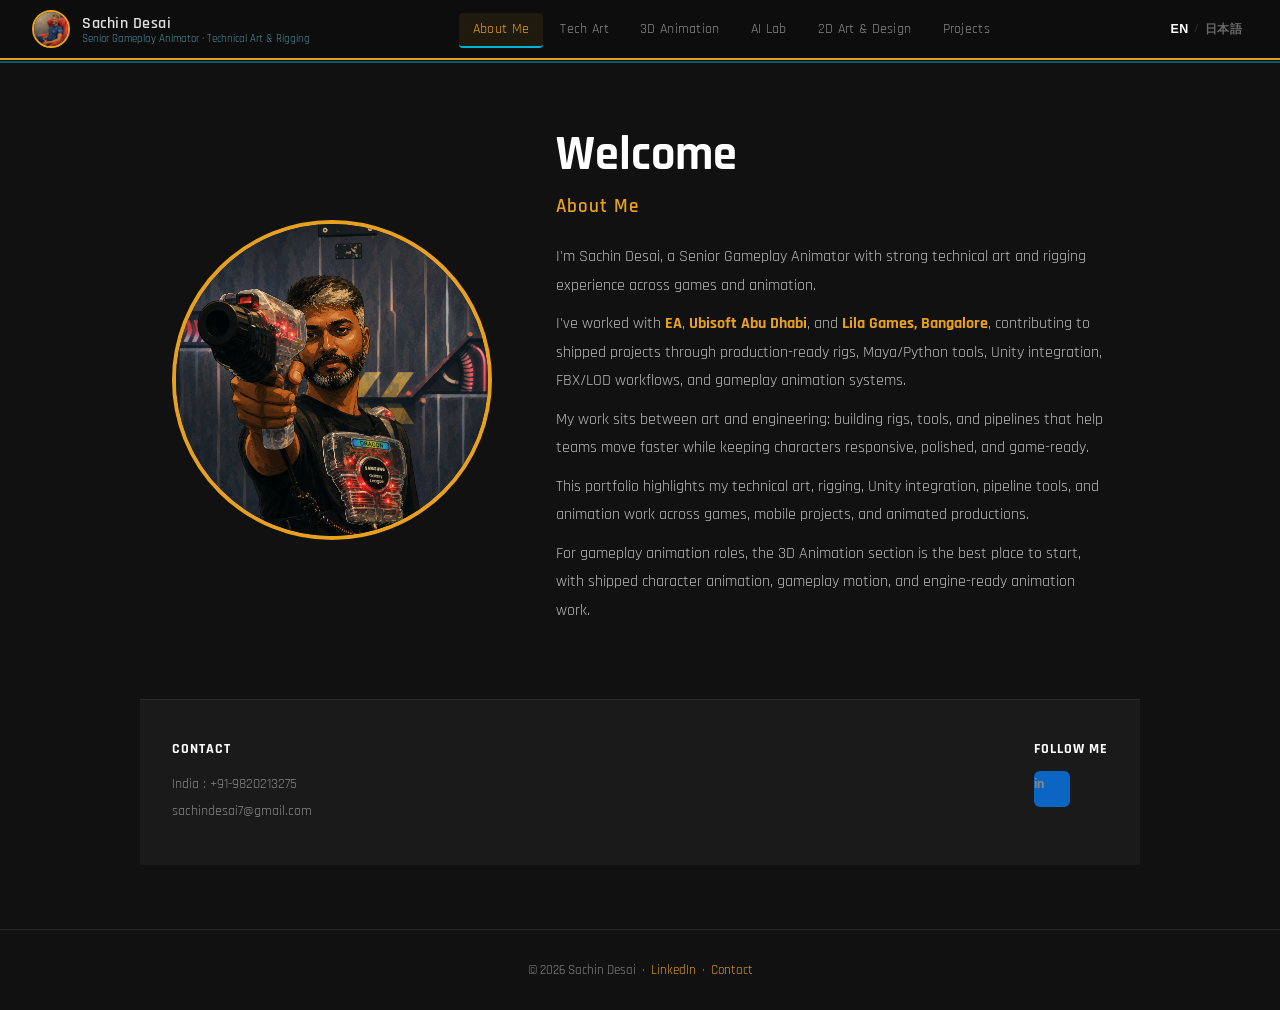
<file: index.html>
<!DOCTYPE html>
<html lang="en">
<head>
  <meta charset="UTF-8" />
  <meta name="viewport" content="width=device-width, initial-scale=1.0" />
  <title>About Me — Sachin Desai</title>
  <link rel="stylesheet" href="style.css?v=20260718b" />
  <!-- Google tag (gtag.js) -->
  <script async src="https://www.googletagmanager.com/gtag/js?id=G-VY2VFZ4FL2"></script>
  <script>
    window.dataLayer = window.dataLayer || [];
    function gtag(){dataLayer.push(arguments);}
    gtag('js', new Date());
    gtag('config', 'G-VY2VFZ4FL2');
  </script>
  <style>
    .about-hero {
      display: flex;
      align-items: center;
      gap: 4rem;
      max-width: 1000px;
      margin: 4rem auto;
      padding: 0 2rem;
    }

    .about-photo {
      flex-shrink: 0;
      width: 320px;
      height: 320px;
      border-radius: 50%;
      overflow: hidden;
      border: 4px solid var(--accent);
    }

    .about-photo img {
      width: 100%;
      height: 100%;
      object-fit: cover;
      object-position: center top;
    }

    .about-photo .no-photo {
      width: 100%;
      height: 100%;
      background: #222;
      display: flex;
      align-items: center;
      justify-content: center;
      font-size: 5rem;
    }

    .about-text h1 {
      font-size: 3rem;
      color: #fff;
      font-weight: 700;
      margin-bottom: 0.5rem;
    }

    .about-text h2 {
      font-size: 1.2rem;
      color: var(--accent);
      font-weight: 600;
      margin-bottom: 1.5rem;
      letter-spacing: 1px;
    }

    .about-text p {
      color: #bbb;
      line-height: 1.85;
      font-size: 0.97rem;
      margin-bottom: 0.6rem;
    }

    .about-footer-strip {
      background: var(--bg2);
      border-top: 1px solid var(--border);
      padding: 2.5rem 2rem;
      display: flex;
      justify-content: space-between;
      align-items: flex-start;
      flex-wrap: wrap;
      gap: 2rem;
      max-width: 1000px;
      margin: 2rem auto 0;
    }

    .footer-col h4 {
      color: #fff;
      font-size: 0.9rem;
      font-weight: 700;
      margin-bottom: 0.8rem;
      letter-spacing: 1px;
      text-transform: uppercase;
    }

    .footer-col p, .footer-col a {
      color: var(--muted);
      font-size: 0.88rem;
      display: block;
      line-height: 1.9;
      text-decoration: none;
    }

    .footer-col a:hover {
      color: var(--accent);
    }

    .linkedin-icon {
      display: inline-flex;
      align-items: center;
      justify-content: center;
      width: 36px;
      height: 36px;
      background: #0a66c2;
      border-radius: 6px;
      color: #fff;
      font-weight: 700;
      font-size: 0.9rem;
      text-decoration: none;
      margin-top: 0.3rem;
      transition: opacity 0.2s;
    }

    .linkedin-icon:hover {
      opacity: 0.8;
    }

    @media (max-width: 700px) {
      .about-hero {
        flex-direction: column;
        text-align: center;
        gap: 2rem;
        margin: 2rem auto;
      }
      .about-photo {
        width: 220px;
        height: 220px;
      }
      .btn-row {
        justify-content: center;
        flex-direction: row !important;
        flex-wrap: wrap;
        gap: 0.6rem;
      }
      .btn {
        flex: 1;
        min-width: 140px;
        justify-content: center;
        font-size: 0.82rem;
        padding: 0.6rem 0.8rem;
      }
      .about-text h1 { font-size: 2rem; }
      .about-footer-strip {
        flex-direction: column;
        text-align: center;
      }
    }
  </style>
</head>
<body data-title-en="About Me — Sachin Desai" data-title-ja="私について — Sachin Desai">

  <nav>
    <a href="index.html" class="nav-brand">
      <img src="images/header_profile.jpg" alt="Sachin Desai">
      <div>
        <span>Sachin Desai</span>
        <small style="display:block;font-size:0.7rem;font-weight:400;" class="nav-brand-subtitle" data-en="Senior Gameplay Animator · Technical Art &amp; Rigging" data-ja="シニアゲームプレイアニメーター・テクニカルアート＆リギング">Senior Gameplay Animator · Technical Art &amp; Rigging</small>
      </div>
    </a>
    <ul class="nav-links" id="navLinks">
      <li><a href="index.html" class="active"><span data-en="About Me" data-ja="私について">About Me</span></a></li>
      <li><a href="tech-art.html"><span data-en="Tech Art" data-ja="テクニカルアート">Tech Art</span></a></li>
      <li><a href="3d-animation.html"><span data-en="3D Animation" data-ja="3Dアニメーション">3D Animation</span></a></li>
      <li><a href="ai-pipeline.html"><span data-en="AI Lab" data-ja="AIラボ">AI Lab</span></a></li>
      <li><a href="2d-animation.html"><span data-en="2D Art &amp; Design" data-ja="2Dアート &amp; デザイン">2D Art &amp; Design</span></a></li>
      <li><a href="projects.html"><span data-en="Projects" data-ja="プロジェクト">Projects</span></a></li>
    </ul>
    <div class="lang-switcher">
      <button class="lang-btn lang-btn--active" data-lang="en" aria-pressed="true">EN</button>
      <span class="lang-sep">/</span>
      <button class="lang-btn" data-lang="ja" aria-pressed="false">日本語</button>
    </div>
    <div class="hamburger" onclick="toggleNav()">
      <span></span><span></span><span></span>
    </div>
  </nav>

  <!-- Hero: Photo + Text side by side -->
  <div class="about-hero">

    <div class="about-photo">
      <img src="images/profile.jpg" alt="Sachin Desai" onerror="this.parentElement.innerHTML='<div class=\'no-photo\'>👤</div>'">
    </div>

    <div class="about-text">
      <h1 data-en="Welcome" data-ja="ようこそ">Welcome</h1>
      <h2 data-en="About Me" data-ja="私について">About Me</h2>
      <p data-en="I&#39;m Sachin Desai, a Senior Gameplay Animator with strong technical art and rigging experience across games and animation." data-ja="Sachin Desaiです。ゲームとアニメーション分野で、テクニカルアートとリギングに強みを持つシニアゲームプレイアニメーターです。">I'm Sachin Desai, a Senior Gameplay Animator with strong technical art and rigging experience across games and animation.</p>
      <p data-html="true" data-en="I&#39;ve worked with <strong style=&quot;color:var(--accent)&quot;>EA</strong>, <strong style=&quot;color:var(--accent)&quot;>Ubisoft Abu Dhabi</strong>, and <strong style=&quot;color:var(--accent)&quot;>Lila Games, Bangalore</strong>, contributing to shipped projects through production-ready rigs, Maya/Python tools, Unity integration, FBX/LOD workflows, and gameplay animation systems." data-ja="<strong style=&quot;color:var(--accent)&quot;>EA</strong>、<strong style=&quot;color:var(--accent)&quot;>Ubisoft Abu Dhabi</strong>、<strong style=&quot;color:var(--accent)&quot;>Lila Games（バンガロール）</strong>で、出荷済みプロジェクトに向けたプロダクション品質のリグ、Maya/Pythonツール、Unity統合、FBX/LODワークフロー、ゲームプレイアニメーションシステムに携わってきました。">I've worked with <strong style="color:var(--accent)">EA</strong>,
         <strong style="color:var(--accent)">Ubisoft Abu Dhabi</strong>, and
         <strong style="color:var(--accent)">Lila Games, Bangalore</strong>, contributing to shipped projects
         through production-ready rigs, Maya/Python tools, Unity integration, FBX/LOD workflows,
         and gameplay animation systems.</p>
      <p data-en="My work sits between art and engineering: building rigs, tools, and pipelines that help teams move faster while keeping characters responsive, polished, and game-ready." data-ja="私の仕事はアートとエンジニアリングの間にあり、チームがより速く制作できるようにしながら、キャラクターをレスポンシブで洗練されたゲーム向けの状態に保つリグ、ツール、パイプラインを構築します。">My work sits between art and engineering: building rigs, tools, and pipelines
         that help teams move faster while keeping characters responsive, polished,
         and game-ready.</p>
      <p data-en="This portfolio highlights my technical art, rigging, Unity integration, pipeline tools, and animation work across games, mobile projects, and animated productions." data-ja="このポートフォリオでは、テクニカルアート、リギング、Unity統合、パイプラインツール、ゲーム・モバイル・アニメーション制作でのアニメーション業務を紹介しています。">This portfolio highlights my technical art, rigging, Unity integration, pipeline tools,
         and animation work across games, mobile projects, and animated productions.</p>
      <p data-en="For gameplay animation roles, the 3D Animation section is the best place to start, with shipped character animation, gameplay motion, and engine-ready animation work." data-ja="ゲームプレイアニメーションの職種では、まず3D Animationセクションをご覧いただくのが最適です。出荷済みタイトルでのキャラクターアニメーション、ゲームプレイモーション、エンジン実装を前提としたアニメーション作業を掲載しています。">For gameplay animation roles, the 3D Animation section is the best place to start,
         with shipped character animation, gameplay motion, and engine-ready animation work.</p>

    </div>

  </div>

  <!-- Contact strip -->
  <div class="about-footer-strip">
    <div class="footer-col">
      <h4 data-en="Contact" data-ja="連絡先">Contact</h4>
      <p data-en="India : +91-9820213275" data-ja="インド : +91-9820213275">India : +91-9820213275</p>
      <a href="mailto:sachindesai7@gmail.com">sachindesai7@gmail.com</a>
    </div>

    <div class="footer-col">
      <h4 data-en="Follow Me" data-ja="フォロー">Follow Me</h4>
      <a href="https://www.linkedin.com/in/sachindesai7" target="_blank" class="linkedin-icon">in</a>
    </div>
  </div>

  <footer>
    &copy; 2026 Sachin Desai &nbsp;·&nbsp;
    <a href="https://www.linkedin.com/in/sachindesai7" target="_blank">LinkedIn</a>
    &nbsp;·&nbsp;
    <a href="index.html" data-en="Contact" data-ja="お問い合わせ">Contact</a>
  </footer>

  <script src="i18n.js?v=20260718"></script>
  <script>
    function toggleNav() {
      document.getElementById('navLinks').classList.toggle('open');
    }
    document.querySelectorAll('.nav-links a').forEach(function(link) {
      link.addEventListener('click', function() {
        document.getElementById('navLinks').classList.remove('open');
      });
    });
    document.addEventListener('click', function(e) {
      var nav = document.getElementById('navLinks');
      var hamburger = document.querySelector('.hamburger');
      if (!nav.contains(e.target) && !hamburger.contains(e.target)) {
        nav.classList.remove('open');
      }
    });
  </script>
</body>
</html>
</file>
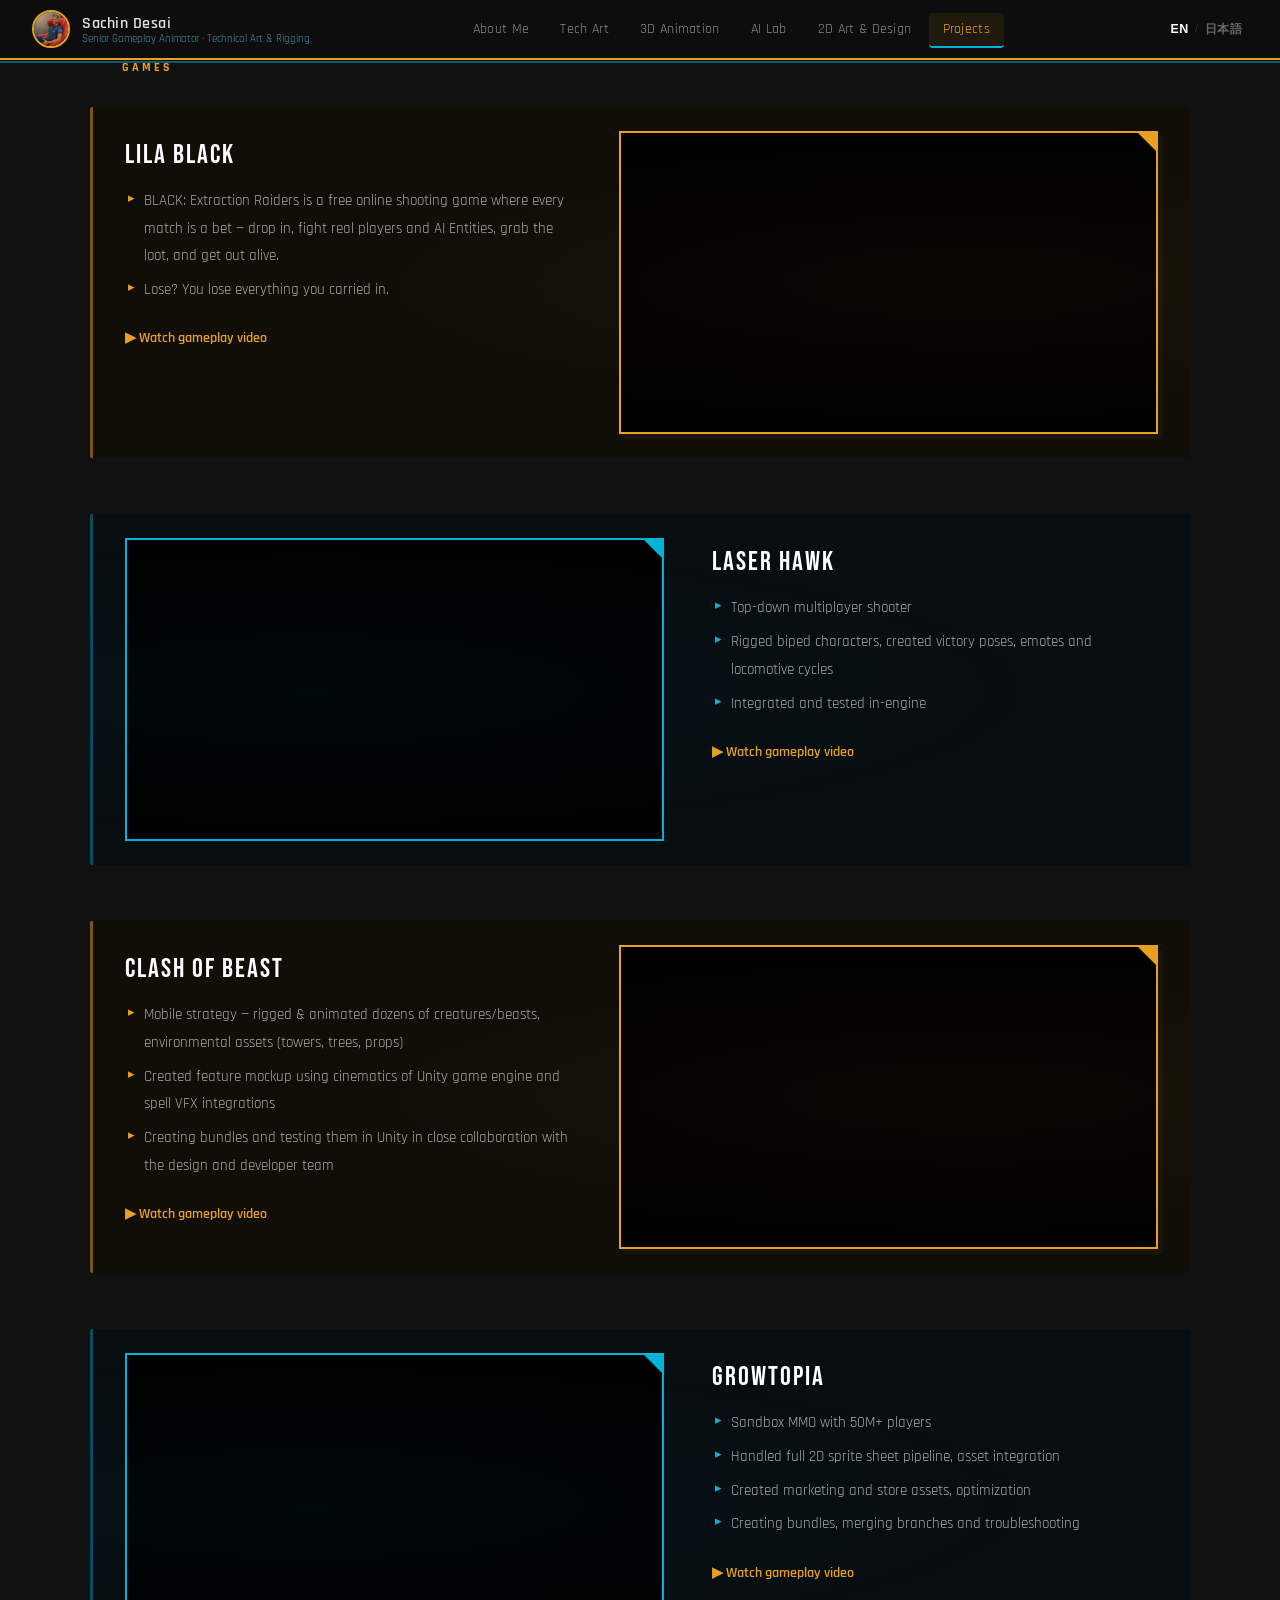
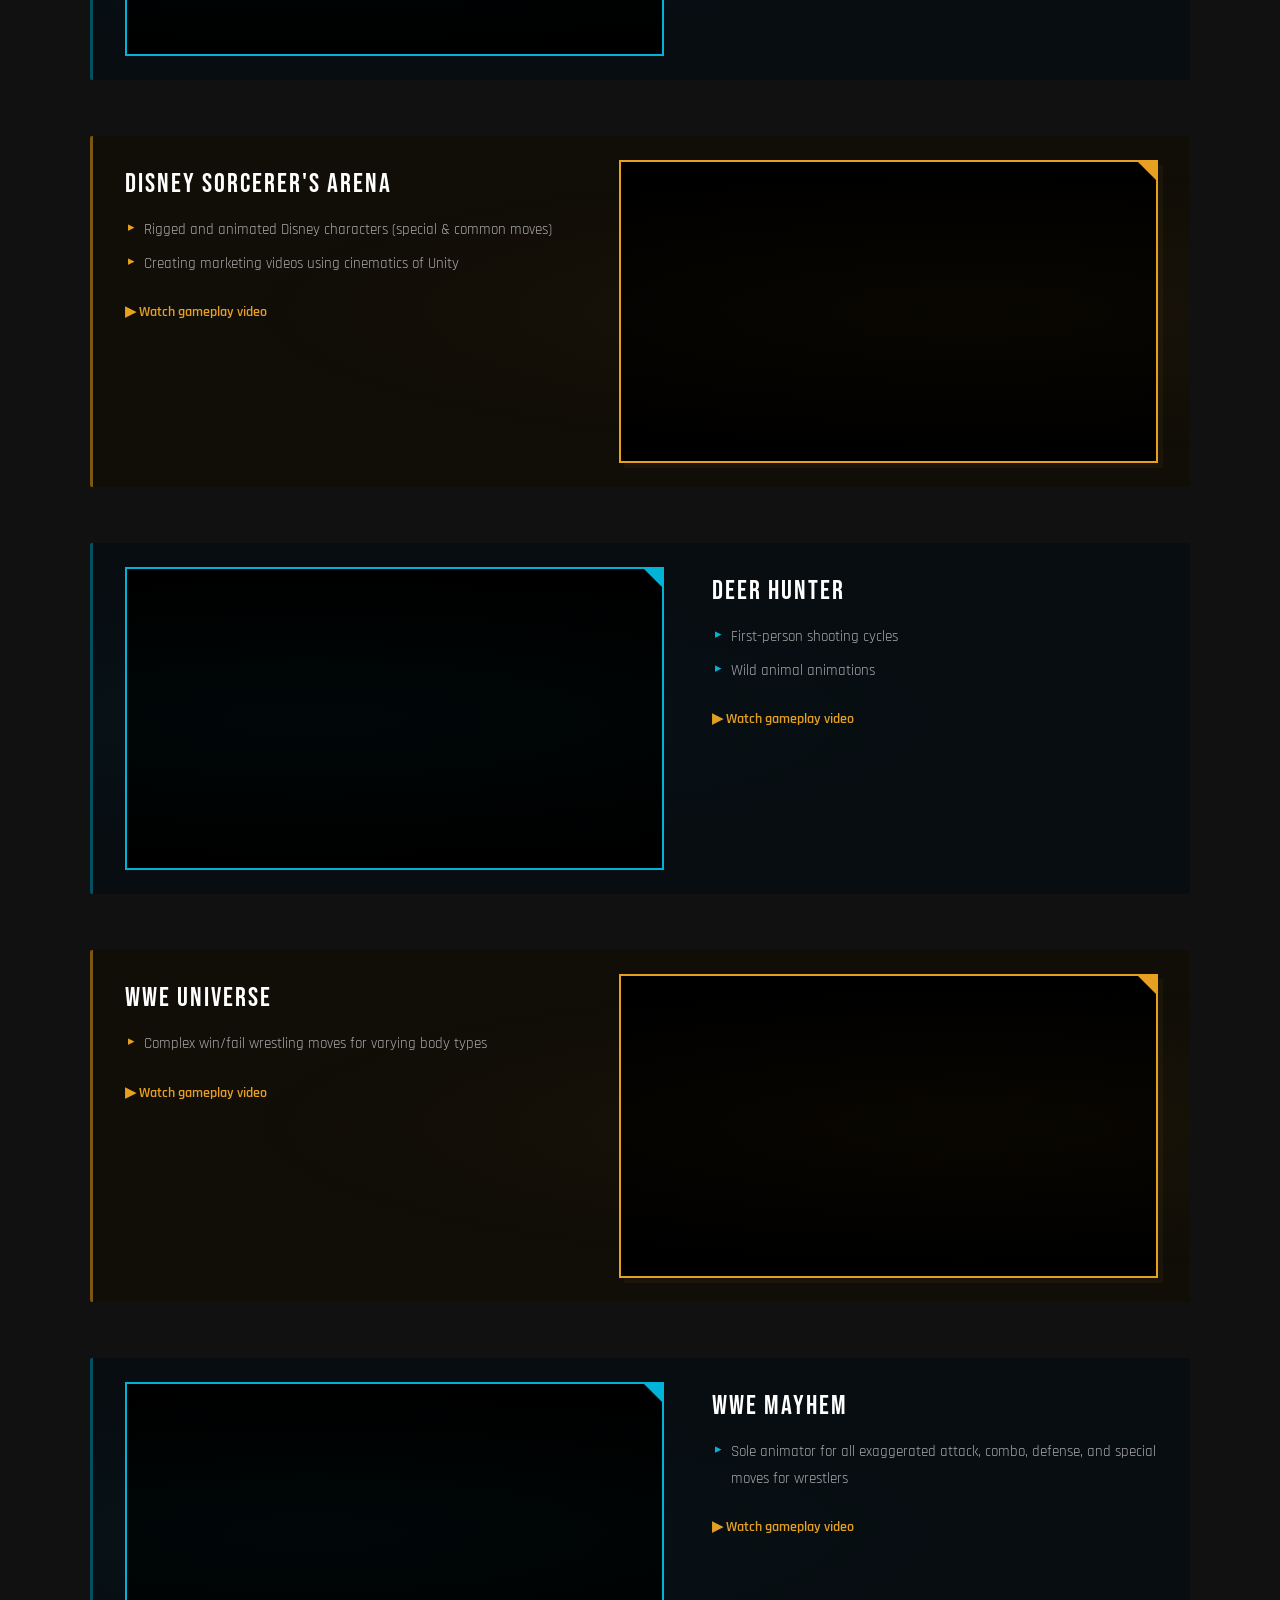
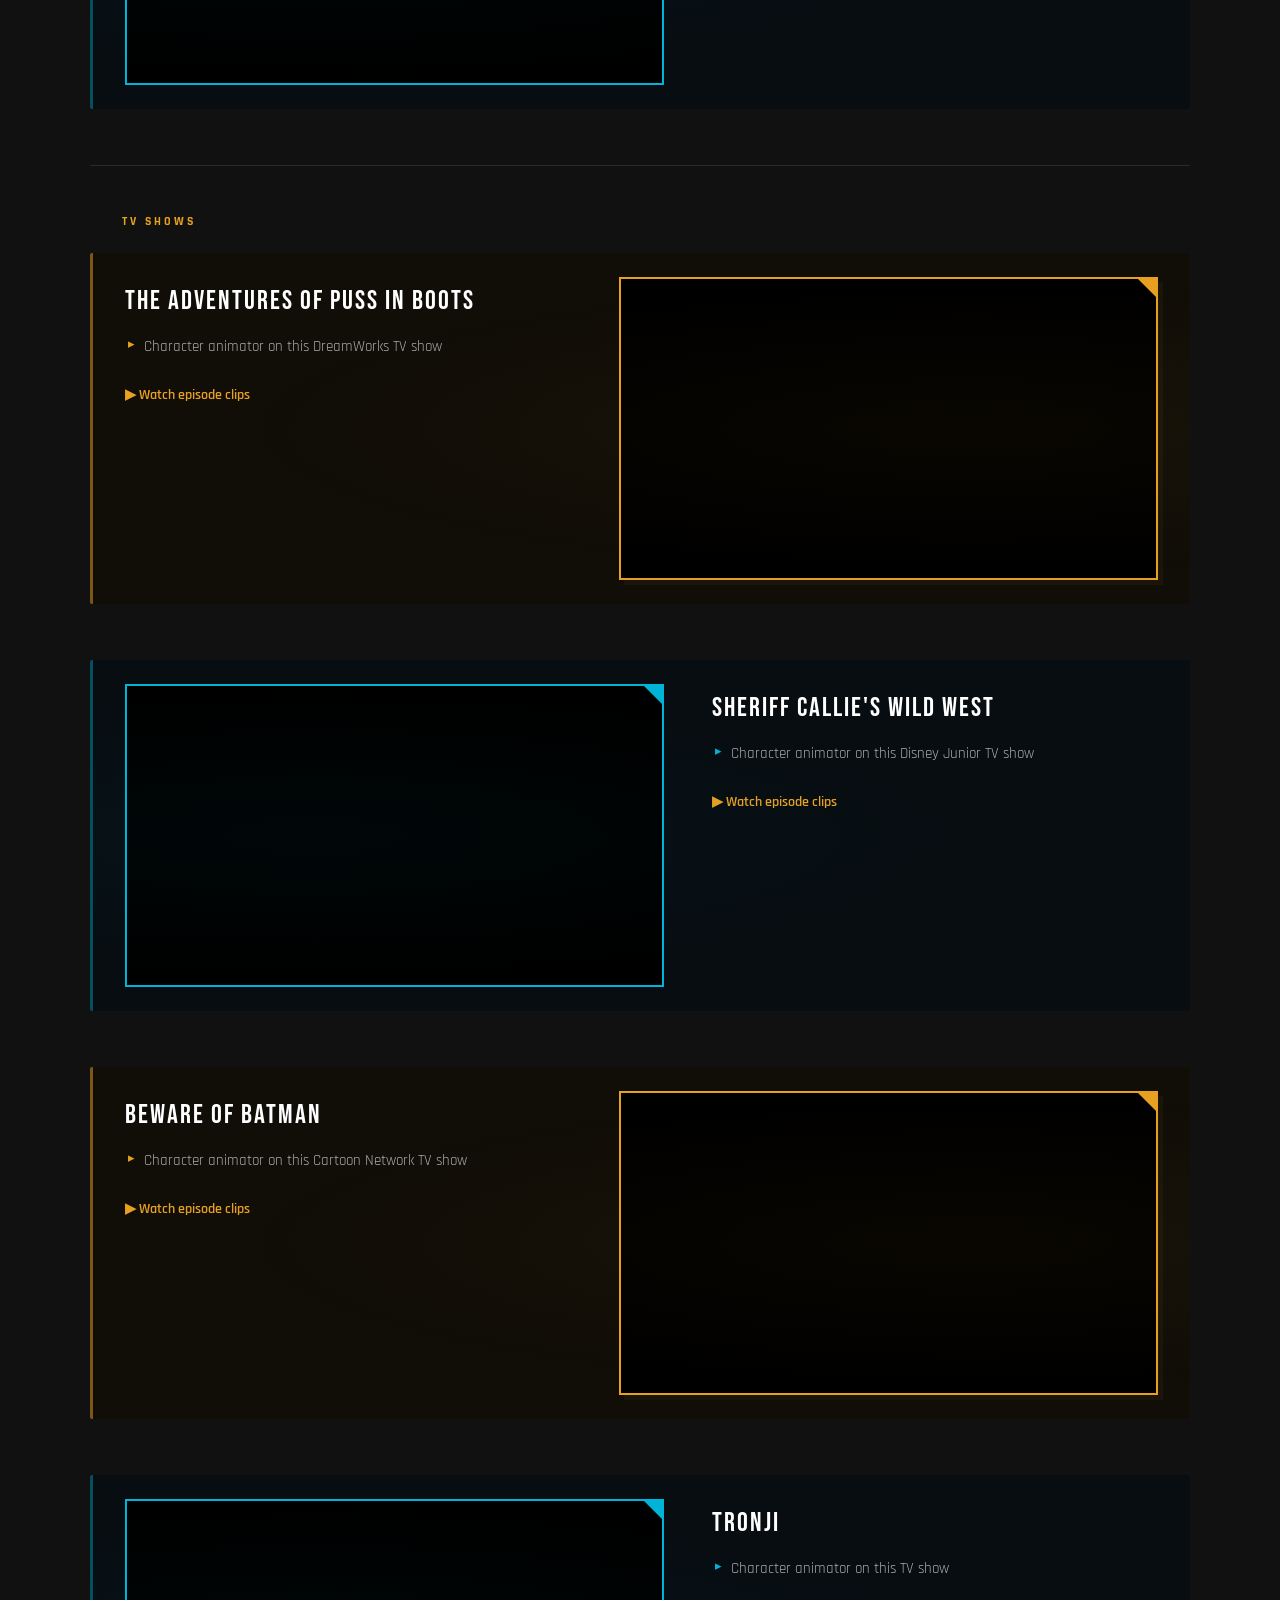
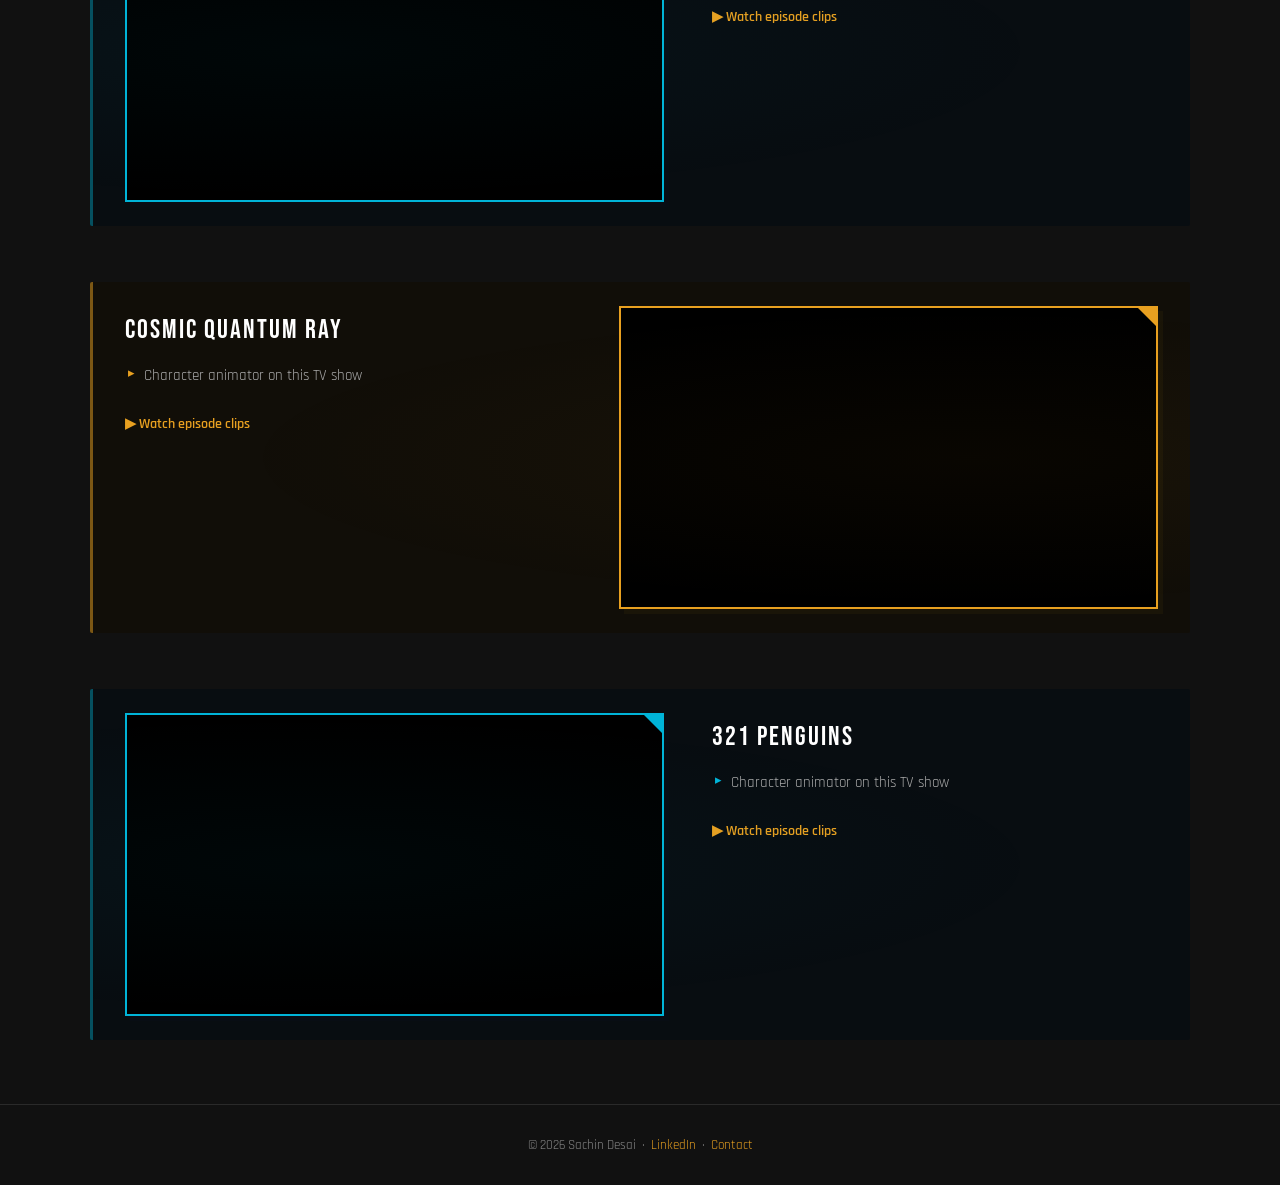
<file: projects.html>
<!DOCTYPE html>
<html lang="en">
<head>
  <meta charset="UTF-8" />
  <meta name="viewport" content="width=device-width, initial-scale=1.0" />
  <title>Projects — Sachin Desai</title>
  <link rel="stylesheet" href="style.css?v=20260718b" />
  <!-- Google tag (gtag.js) -->
  <script async src="https://www.googletagmanager.com/gtag/js?id=G-VY2VFZ4FL2"></script>
  <script>
    window.dataLayer = window.dataLayer || [];
    function gtag(){dataLayer.push(arguments);}
    gtag('js', new Date());
    gtag('config', 'G-VY2VFZ4FL2');
  </script>
  <style>
    .section-title {
      max-width: 1100px;
      margin: 3rem auto 1.5rem;
      padding: 0 2rem;
      font-size: 0.75rem;
      font-weight: 700;
      letter-spacing: 3px;
      text-transform: uppercase;
      color: var(--accent);
      border-left: 3px solid var(--accent);
      padding-left: 1rem;
    }

    .project-row {
      display: flex;
      align-items: flex-start;
      gap: 3rem;
      max-width: 1100px;
      margin: 0 auto 3.5rem;
      padding: 0 2rem;
    }

    .project-row:nth-child(even) {
      flex-direction: row-reverse;
    }

    .project-info {
      flex: 1;
      padding-top: 0.5rem;
    }

    .project-info h3 {
      font-size: 1.6rem;
      font-weight: 700;
      color: #fff;
      margin-bottom: 1rem;
    }

    .project-info ul {
      list-style: disc;
      padding-left: 1.2rem;
      color: #aaa;
      font-size: 0.93rem;
      line-height: 1.85;
    }

    .project-info ul li {
      margin-bottom: 0.4rem;
    }

    .watch-link {
      display: inline-flex;
      align-items: center;
      gap: 0.4rem;
      margin-top: 1.2rem;
      color: var(--accent);
      font-size: 0.88rem;
      font-weight: 600;
      text-decoration: none;
      border-bottom: 1px solid transparent;
      transition: border-color 0.2s;
    }

    .watch-link:hover {
      border-bottom-color: var(--accent);
    }

    .project-video {
      flex: 1.2;
      aspect-ratio: 16/9;
      border-radius: 8px;
      overflow: hidden;
      border: 1px solid var(--border);
      background: #000;
      position: relative;
      cursor: pointer;
    }

    .project-video img {
      width: 100%;
      height: 100%;
      object-fit: cover;
      display: block;
      transition: transform 0.3s, opacity 0.3s;
    }

    .project-video:hover img {
      transform: scale(1.03);
      opacity: 0.75;
    }

    /* Play button overlay */
    .play-btn {
      position: absolute;
      top: 50%;
      left: 50%;
      transform: translate(-50%, -50%);
      width: 64px;
      height: 64px;
      background: rgba(0,0,0,0.7);
      border-radius: 50%;
      display: flex;
      align-items: center;
      justify-content: center;
      pointer-events: none;
      transition: background 0.2s, transform 0.2s;
    }

    .project-video:hover .play-btn {
      background: #ff0000;
      transform: translate(-50%, -50%) scale(1.1);
    }

    .play-btn::after {
      content: '';
      display: block;
      width: 0;
      height: 0;
      border-style: solid;
      border-width: 11px 0 11px 20px;
      border-color: transparent transparent transparent #fff;
      margin-left: 4px;
    }

    .project-video iframe {
      position: absolute;
      top: 0; left: 0;
      width: 100%;
      height: 100%;
      display: block;
      border: none;
    }

    .divider {
      max-width: 1100px;
      margin: 1rem auto 3rem;
      padding: 0 2rem;
      border: none;
      border-top: 1px solid var(--border);
    }

    .section-label {
      max-width: 1100px;
      margin: 0 auto 1.5rem;
      padding: 0 2rem;
      font-size: 0.72rem;
      font-weight: 700;
      letter-spacing: 3px;
      text-transform: uppercase;
      color: var(--accent);
    }

    @media (max-width: 768px) {
      .project-row,
      .project-row:nth-child(even) {
        flex-direction: column;
        gap: 1.2rem;
        margin-bottom: 3rem;
      }
      .project-info h3 {
        font-size: 1.3rem;
      }
    }
  </style>
</head>
<body data-title-en="Projects — Sachin Desai" data-title-ja="プロジェクト — Sachin Desai">

  <nav>
    <a href="index.html" class="nav-brand">
      <img src="images/header_profile.jpg" alt="Sachin Desai">
      <div>
        <span>Sachin Desai</span>
        <small style="display:block;font-size:0.7rem;font-weight:400;" class="nav-brand-subtitle" data-en="Senior Gameplay Animator · Technical Art &amp; Rigging" data-ja="シニアゲームプレイアニメーター・テクニカルアート＆リギング">Senior Gameplay Animator · Technical Art &amp; Rigging</small>
      </div>
    </a>
    <ul class="nav-links" id="navLinks">
      <li><a href="index.html"><span data-en="About Me" data-ja="私について">About Me</span></a></li>
      <li><a href="tech-art.html"><span data-en="Tech Art" data-ja="テクニカルアート">Tech Art</span></a></li>
      <li><a href="3d-animation.html"><span data-en="3D Animation" data-ja="3Dアニメーション">3D Animation</span></a></li>
      <li><a href="ai-pipeline.html"><span data-en="AI Lab" data-ja="AIラボ">AI Lab</span></a></li>
      <li><a href="2d-animation.html"><span data-en="2D Art &amp; Design" data-ja="2Dアート &amp; デザイン">2D Art &amp; Design</span></a></li>
      <li><a href="projects.html" class="active"><span data-en="Projects" data-ja="プロジェクト">Projects</span></a></li>
    </ul>
    <div class="lang-switcher">
      <button class="lang-btn lang-btn--active" data-lang="en" aria-pressed="true">EN</button>
      <span class="lang-sep">/</span>
      <button class="lang-btn" data-lang="ja" aria-pressed="false">日本語</button>
    </div>
    <div class="hamburger" onclick="toggleNav()">
      <span></span><span></span><span></span>
    </div>
  </nav>



  <h2 class="section-label" data-en="Games" data-ja="ゲーム作品">Games</h2>

  <div class="project-row" style="margin-top:2rem;">
    <div class="project-info">
      <h3 data-en="LILA Black" data-ja="ライラ ブラック">LILA Black</h3>
      <ul>
        <li data-en="BLACK: Extraction Raiders is a free online shooting game where every match is a bet — drop in, fight real players and AI Entities, grab the loot, and get out alive." data-ja="BLACK: Extraction Raidersは、全ての対戦が賭けになる無料オンラインシューターゲームです。降下して実プレイヤーとAIエンティティと戦い、戦利品を掴んで生き延びて脱出してください。">BLACK: Extraction Raiders is a free online shooting game where every match is a bet — drop in, fight real players and AI Entities, grab the loot, and get out alive.</li>
        <li data-en="Lose? You lose everything you carried in." data-ja="負ければ、持ち込んだ全てを失います。">Lose? You lose everything you carried in.</li>
      </ul>
      <a href="https://www.youtube.com/watch?v=b4IhWAkFeq0" target="_blank" class="watch-link" data-en="▶ Watch gameplay video" data-ja="▶ ゲームプレイ動画を見る">▶ Watch gameplay video</a>
    </div>
    <div class="project-video">
      <iframe src="https://www.youtube.com/embed/kgT9pjK51Qc?autoplay=1&mute=1&loop=1&playlist=kgT9pjK51Qc&controls=0&rel=0&modestbranding=1"
        allow="autoplay; encrypted-media" allowfullscreen></iframe>
    </div>
  </div>

  <div class="project-row">
    <div class="project-info">
      <h3 data-en="Laser Hawk" data-ja="レーザーホーク">Laser Hawk</h3>
      <ul>
        <li data-en="Top-down multiplayer shooter" data-ja="トップダウン型マルチプレイヤーシューター">Top-down multiplayer shooter</li>
        <li data-en="Rigged biped characters, created victory poses, emotes and locomotive cycles" data-ja="二足歩行キャラクターをリグし、勝利ポーズ、エモート、移動サイクルを制作">Rigged biped characters, created victory poses, emotes and locomotive cycles</li>
        <li data-en="Integrated and tested in-engine" data-ja="エンジン内での統合・テストを実施">Integrated and tested in-engine</li>
      </ul>
      <a href="https://youtu.be/I6_KuopbfjU" target="_blank" class="watch-link" data-en="▶ Watch gameplay video" data-ja="▶ ゲームプレイ動画を見る">▶ Watch gameplay video</a>
    </div>
    <div class="project-video">
      <iframe src="https://www.youtube.com/embed/JfWWQfk06EA?autoplay=1&mute=1&loop=1&playlist=JfWWQfk06EA&controls=0&rel=0&modestbranding=1"
        allow="autoplay; encrypted-media" allowfullscreen></iframe>
    </div>
  </div>

  <div class="project-row">
    <div class="project-info">
      <h3 data-en="Clash of Beast" data-ja="クラッシュ・オブ・ビースト">Clash of Beast</h3>
      <ul>
        <li data-en="Mobile strategy — rigged &amp; animated dozens of creatures/beasts, environmental assets (towers, trees, props)" data-ja="モバイルストラテジー — 多数のクリーチャー/ビーストや環境アセット（塔・木・プロップ）をリグ&アニメート">Mobile strategy — rigged &amp; animated dozens of creatures/beasts, environmental assets (towers, trees, props)</li>
        <li data-en="Created feature mockup using cinematics of Unity game engine and spell VFX integrations" data-ja="UnityゲームエンジンのシネマティクスとスペルVFX統合を使ったフィーチャーモックアップを制作">Created feature mockup using cinematics of Unity game engine and spell VFX integrations</li>
        <li data-en="Creating bundles and testing them in Unity in close collaboration with the design and developer team" data-ja="デザイン・開発チームと密に連携し、バンドル作成とUnityでのテストを実施">Creating bundles and testing them in Unity in close collaboration with the design and developer team</li>
      </ul>
      <a href="https://youtu.be/xZYf_TgRlqE" target="_blank" class="watch-link" data-en="▶ Watch gameplay video" data-ja="▶ ゲームプレイ動画を見る">▶ Watch gameplay video</a>
    </div>
    <div class="project-video">
      <iframe src="https://www.youtube.com/embed/RCckNBJmN0Q?autoplay=1&mute=1&loop=1&playlist=RCckNBJmN0Q&controls=0&rel=0&modestbranding=1"
        allow="autoplay; encrypted-media" allowfullscreen></iframe>
    </div>
  </div>

  <div class="project-row">
    <div class="project-info">
      <h3 data-en="Growtopia" data-ja="グロウトピア">Growtopia</h3>
      <ul>
        <li data-en="Sandbox MMO with 50M+ players" data-ja="5000万人以上のプレイヤーを誇るサンドボックスMMO">Sandbox MMO with 50M+ players</li>
        <li data-en="Handled full 2D sprite sheet pipeline, asset integration" data-ja="2Dスプライトシートパイプライン全般とアセット統合を担当">Handled full 2D sprite sheet pipeline, asset integration</li>
        <li data-en="Created marketing and store assets, optimization" data-ja="マーケティング・ストアアセットの制作と最適化">Created marketing and store assets, optimization</li>
        <li data-en="Creating bundles, merging branches and troubleshooting" data-ja="バンドル作成、ブランチマージ、トラブルシューティングを実施">Creating bundles, merging branches and troubleshooting</li>
      </ul>
      <a href="https://youtu.be/fcWCKchL0To" target="_blank" class="watch-link" data-en="▶ Watch gameplay video" data-ja="▶ ゲームプレイ動画を見る">▶ Watch gameplay video</a>
    </div>
    <div class="project-video">
      <iframe src="https://www.youtube.com/embed/l7unNLNvrJ0?autoplay=1&mute=1&loop=1&playlist=l7unNLNvrJ0&controls=0&rel=0&modestbranding=1"
        allow="autoplay; encrypted-media" allowfullscreen></iframe>
    </div>
  </div>

  <div class="project-row">
    <div class="project-info">
      <h3 data-en="Disney Sorcerer's Arena" data-ja="ディズニー ソーサラーズ アリーナ">Disney Sorcerer's Arena</h3>
      <ul>
        <li data-en="Rigged and animated Disney characters (special &amp; common moves)" data-ja="ディズニーキャラクターのリグ・アニメーション制作（特殊技・通常技）">Rigged and animated Disney characters (special &amp; common moves)</li>
        <li data-en="Creating marketing videos using cinematics of Unity" data-ja="UnityシネマティクスでマーケティングPVを制作">Creating marketing videos using cinematics of Unity</li>
      </ul>
      <a href="https://youtu.be/xE1LTJslUBY" target="_blank" class="watch-link" data-en="▶ Watch gameplay video" data-ja="▶ ゲームプレイ動画を見る">▶ Watch gameplay video</a>
    </div>
    <div class="project-video">
      <iframe src="https://www.youtube.com/embed/EAjXS-AsHHI?autoplay=1&mute=1&loop=1&playlist=EAjXS-AsHHI&controls=0&rel=0&modestbranding=1"
        allow="autoplay; encrypted-media" allowfullscreen></iframe>
    </div>
  </div>

  <div class="project-row">
    <div class="project-info">
      <h3 data-en="Deer Hunter" data-ja="ディアハンター">Deer Hunter</h3>
      <ul>
        <li data-en="First-person shooting cycles" data-ja="一人称視点のシューティングサイクル">First-person shooting cycles</li>
        <li data-en="Wild animal animations" data-ja="野生動物のアニメーション">Wild animal animations</li>
      </ul>
      <a href="https://youtu.be/CrLgZM7mCFY" target="_blank" class="watch-link" data-en="▶ Watch gameplay video" data-ja="▶ ゲームプレイ動画を見る">▶ Watch gameplay video</a>
    </div>
    <div class="project-video">
      <iframe src="https://www.youtube.com/embed/DgT6KVyKc2M?autoplay=1&mute=1&loop=1&playlist=DgT6KVyKc2M&controls=0&rel=0&modestbranding=1"
        allow="autoplay; encrypted-media" allowfullscreen></iframe>
    </div>
  </div>

  <div class="project-row">
    <div class="project-info">
      <h3 data-en="WWE Universe" data-ja="WWE ユニバース">WWE Universe</h3>
      <ul>
        <li data-en="Complex win/fail wrestling moves for varying body types" data-ja="様々な体型に対応した複雑な勝敗プロレス技を制作">Complex win/fail wrestling moves for varying body types</li>
      </ul>
      <a href="https://youtu.be/P3X0c4mnmcc" target="_blank" class="watch-link" data-en="▶ Watch gameplay video" data-ja="▶ ゲームプレイ動画を見る">▶ Watch gameplay video</a>
    </div>
    <div class="project-video">
      <iframe src="https://www.youtube.com/embed/Ettd7lCty-4?autoplay=1&mute=1&loop=1&playlist=Ettd7lCty-4&controls=0&rel=0&modestbranding=1"
        allow="autoplay; encrypted-media" allowfullscreen></iframe>
    </div>
  </div>

  <div class="project-row">
    <div class="project-info">
      <h3 data-en="WWE Mayhem" data-ja="WWE メイヘム">WWE Mayhem</h3>
      <ul>
        <li data-en="Sole animator for all exaggerated attack, combo, defense, and special moves for wrestlers" data-ja="レスラーの誇張した攻撃・コンボ・防御・特殊技のアニメーション全てを単独で担当">Sole animator for all exaggerated attack, combo, defense, and special moves for wrestlers</li>
      </ul>
      <a href="https://youtu.be/4BZ5CGzmhoQ" target="_blank" class="watch-link" data-en="▶ Watch gameplay video" data-ja="▶ ゲームプレイ動画を見る">▶ Watch gameplay video</a>
    </div>
    <div class="project-video">
      <iframe src="https://www.youtube.com/embed/kFAcyHiAl6c?autoplay=1&mute=1&loop=1&playlist=kFAcyHiAl6c&controls=0&rel=0&modestbranding=1"
        allow="autoplay; encrypted-media" allowfullscreen></iframe>
    </div>
  </div>

  <hr class="divider">

  <h2 class="section-label" data-en="TV Shows" data-ja="TVシリーズ">TV Shows</h2>

  <div class="project-row">
    <div class="project-info">
      <h3 data-en="The Adventures of Puss in Boots" data-ja="ブーツをはいたネコの冒険">The Adventures of Puss in Boots</h3>
      <ul>
        <li data-en="Character animator on this DreamWorks TV show" data-ja="DreamWorksのTVショーのキャラクターアニメーター">Character animator on this DreamWorks TV show</li>
      </ul>
      <a href="https://youtu.be/mcWo1bSMCYA" target="_blank" class="watch-link" data-en="▶ Watch episode clips" data-ja="▶ エピソードクリップを見る">▶ Watch episode clips</a>
    </div>
    <div class="project-video">
      <iframe src="https://www.youtube.com/embed/HmF3oAZ6JJ4?autoplay=1&mute=1&loop=1&playlist=HmF3oAZ6JJ4&controls=0&rel=0&modestbranding=1"
        allow="autoplay; encrypted-media" allowfullscreen></iframe>
    </div>
  </div>

  <div class="project-row">
    <div class="project-info">
      <h3 data-en="Sheriff Callie's Wild West" data-ja="シェリフ・キャリーのワイルドウェスト">Sheriff Callie's Wild West</h3>
      <ul>
        <li data-en="Character animator on this Disney Junior TV show" data-ja="Disney JuniorのTVショーのキャラクターアニメーター">Character animator on this Disney Junior TV show</li>
      </ul>
      <a href="https://youtu.be/sMvsAvWe5Uo" target="_blank" class="watch-link" data-en="▶ Watch episode clips" data-ja="▶ エピソードクリップを見る">▶ Watch episode clips</a>
    </div>
    <div class="project-video">
      <iframe src="https://www.youtube.com/embed/d8nAGikMGug?autoplay=1&mute=1&loop=1&playlist=d8nAGikMGug&controls=0&rel=0&modestbranding=1"
        allow="autoplay; encrypted-media" allowfullscreen></iframe>
    </div>
  </div>

  <div class="project-row">
    <div class="project-info">
      <h3 data-en="Beware of Batman" data-ja="バットマンに御用心">Beware of Batman</h3>
      <ul>
        <li data-en="Character animator on this Cartoon Network TV show" data-ja="Cartoon NetworkのTVショーのキャラクターアニメーター">Character animator on this Cartoon Network TV show</li>
      </ul>
      <a href="https://youtu.be/uTQ3CHBA9TA" target="_blank" class="watch-link" data-en="▶ Watch episode clips" data-ja="▶ エピソードクリップを見る">▶ Watch episode clips</a>
    </div>
    <div class="project-video">
      <iframe src="https://www.youtube.com/embed/fhFUY0UXEdM?autoplay=1&mute=1&loop=1&playlist=fhFUY0UXEdM&controls=0&rel=0&modestbranding=1"
        allow="autoplay; encrypted-media" allowfullscreen></iframe>
    </div>
  </div>

  <div class="project-row">
    <div class="project-info">
      <h3 data-en="Tronji" data-ja="トロンジ">Tronji</h3>
      <ul>
        <li data-en="Character animator on this TV show" data-ja="本TVショーのキャラクターアニメーター">Character animator on this TV show</li>
      </ul>
      <a href="https://youtu.be/Jl9-fYVYQGs" target="_blank" class="watch-link" data-en="▶ Watch episode clips" data-ja="▶ エピソードクリップを見る">▶ Watch episode clips</a>
    </div>
    <div class="project-video">
      <iframe src="https://www.youtube.com/embed/te_bhtSeAyI?autoplay=1&mute=1&loop=1&playlist=te_bhtSeAyI&controls=0&rel=0&modestbranding=1"
        allow="autoplay; encrypted-media" allowfullscreen></iframe>
    </div>
  </div>

  <div class="project-row">
    <div class="project-info">
      <h3 data-en="Cosmic Quantum Ray" data-ja="コズミック・クァンタム・レイ">Cosmic Quantum Ray</h3>
      <ul>
        <li data-en="Character animator on this TV show" data-ja="本TVショーのキャラクターアニメーター">Character animator on this TV show</li>
      </ul>
      <a href="https://youtu.be/sZcgnklduKg" target="_blank" class="watch-link" data-en="▶ Watch episode clips" data-ja="▶ エピソードクリップを見る">▶ Watch episode clips</a>
    </div>
    <div class="project-video">
      <iframe src="https://www.youtube.com/embed/ig4yAXiScg4?autoplay=1&mute=1&loop=1&playlist=ig4yAXiScg4&controls=0&rel=0&modestbranding=1"
        allow="autoplay; encrypted-media" allowfullscreen></iframe>
    </div>
  </div>

  <div class="project-row">
    <div class="project-info">
      <h3 data-en="321 Penguins" data-ja="321ペンギンズ">321 Penguins</h3>
      <ul>
        <li data-en="Character animator on this TV show" data-ja="本TVショーのキャラクターアニメーター">Character animator on this TV show</li>
      </ul>
      <a href="https://www.youtube.com/watch?v=_Wsd9daARR4" target="_blank" class="watch-link" data-en="▶ Watch episode clips" data-ja="▶ エピソードクリップを見る">▶ Watch episode clips</a>
    </div>
    <div class="project-video">
      <iframe src="https://www.youtube.com/embed/Z2REr84TAUo?autoplay=1&mute=1&loop=1&playlist=Z2REr84TAUo&controls=0&rel=0&modestbranding=1"
        allow="autoplay; encrypted-media" allowfullscreen></iframe>
    </div>
  </div>

  <footer>
    &copy; 2026 Sachin Desai &nbsp;·&nbsp;
    <a href="https://www.linkedin.com/in/sachindesai7" target="_blank">LinkedIn</a>
    &nbsp;·&nbsp;
    <a href="index.html" data-en="Contact" data-ja="お問い合わせ">Contact</a>
  </footer>

  <script src="i18n.js?v=20260718"></script>
  <script>
    function toggleNav() {
      document.getElementById('navLinks').classList.toggle('open');
    }
    document.querySelectorAll('.nav-links a').forEach(function(link) {
      link.addEventListener('click', function() {
        document.getElementById('navLinks').classList.remove('open');
      });
    });
    document.addEventListener('click', function(e) {
      var nav = document.getElementById('navLinks');
      var hamburger = document.querySelector('.hamburger');
      if (!nav.contains(e.target) && !hamburger.contains(e.target)) {
        nav.classList.remove('open');
      }
    });

    function playVideo(el, videoId) {
      el.innerHTML = '<iframe src="https://www.youtube.com/embed/' + videoId + '?autoplay=1&rel=0&modestbranding=1" allow="autoplay; encrypted-media" allowfullscreen></iframe>';
      el.style.cursor = 'default';
    }

    document.addEventListener('DOMContentLoaded', function() {
      document.querySelectorAll('.project-row').forEach(function(row, i) {
        row.classList.add(i % 2 === 0 ? 'row-odd' : 'row-even');
      });
    });
  </script>
</body>
</html>
</file>
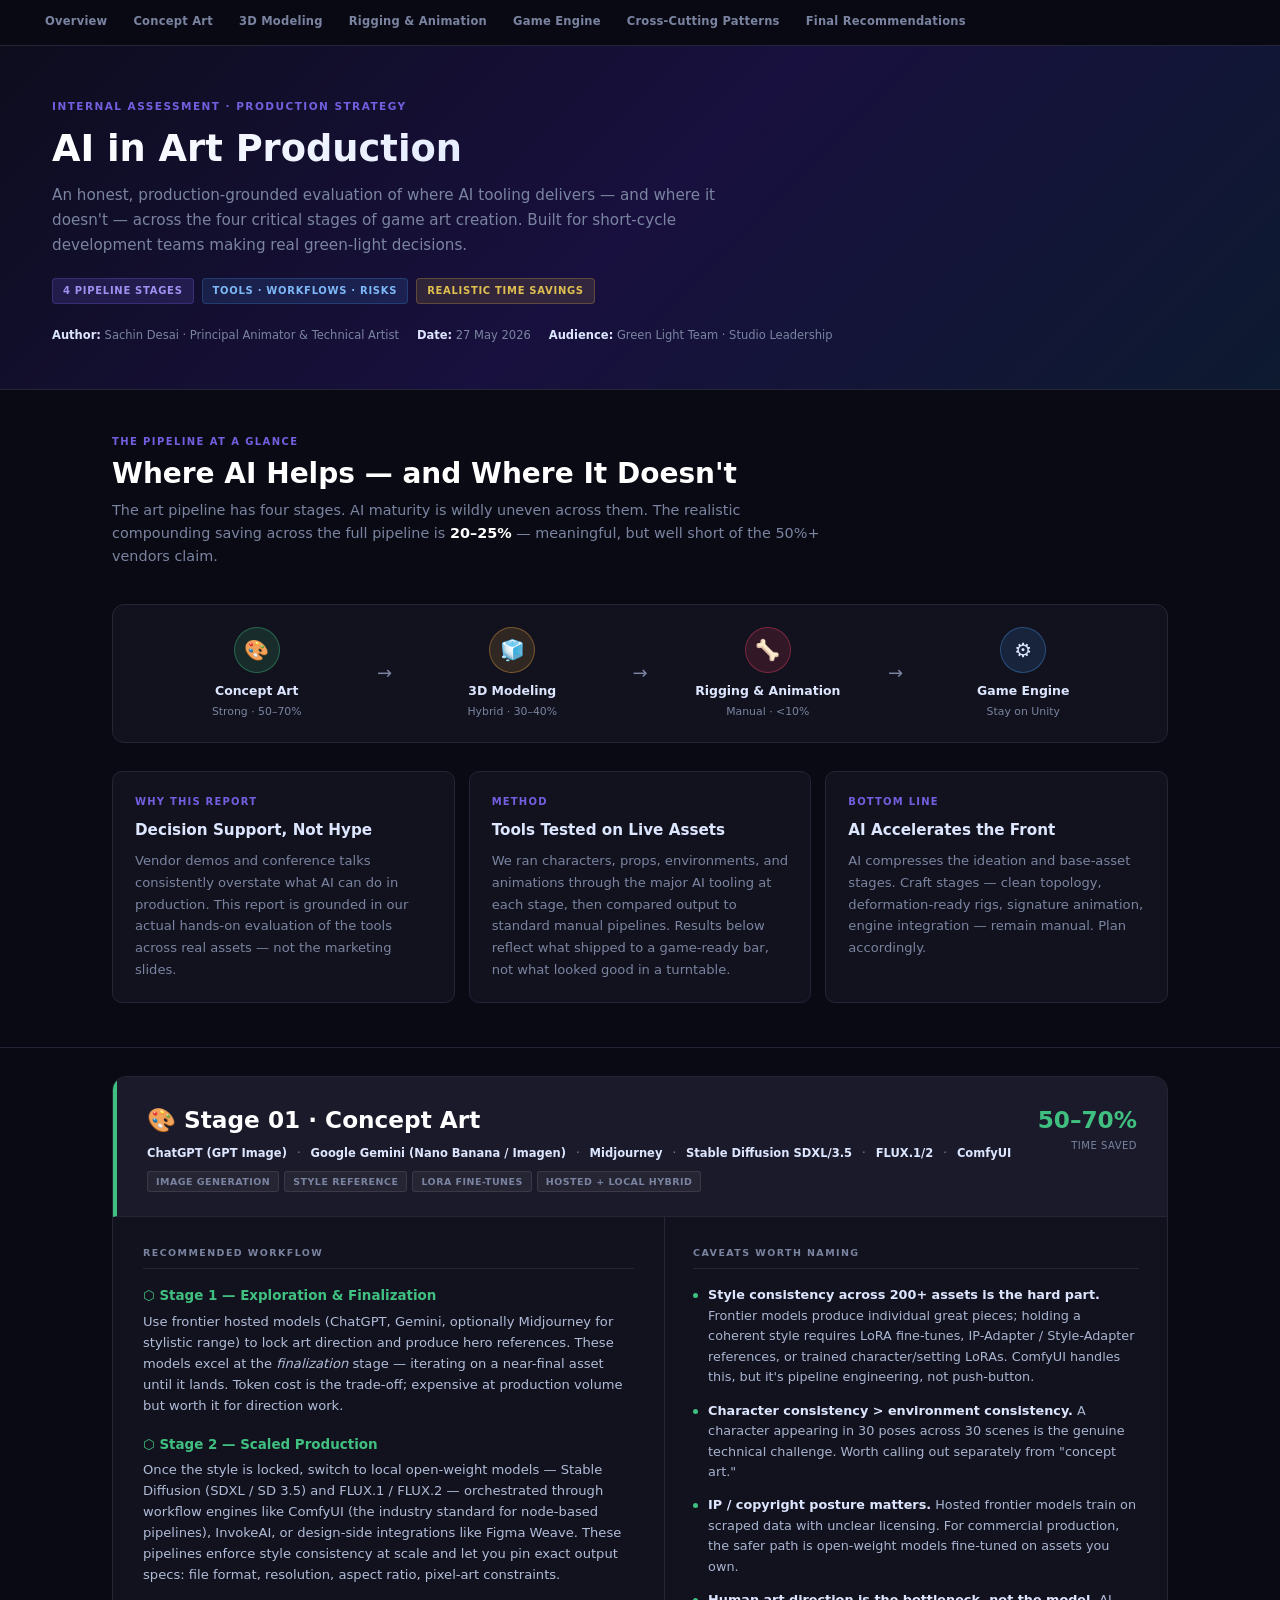
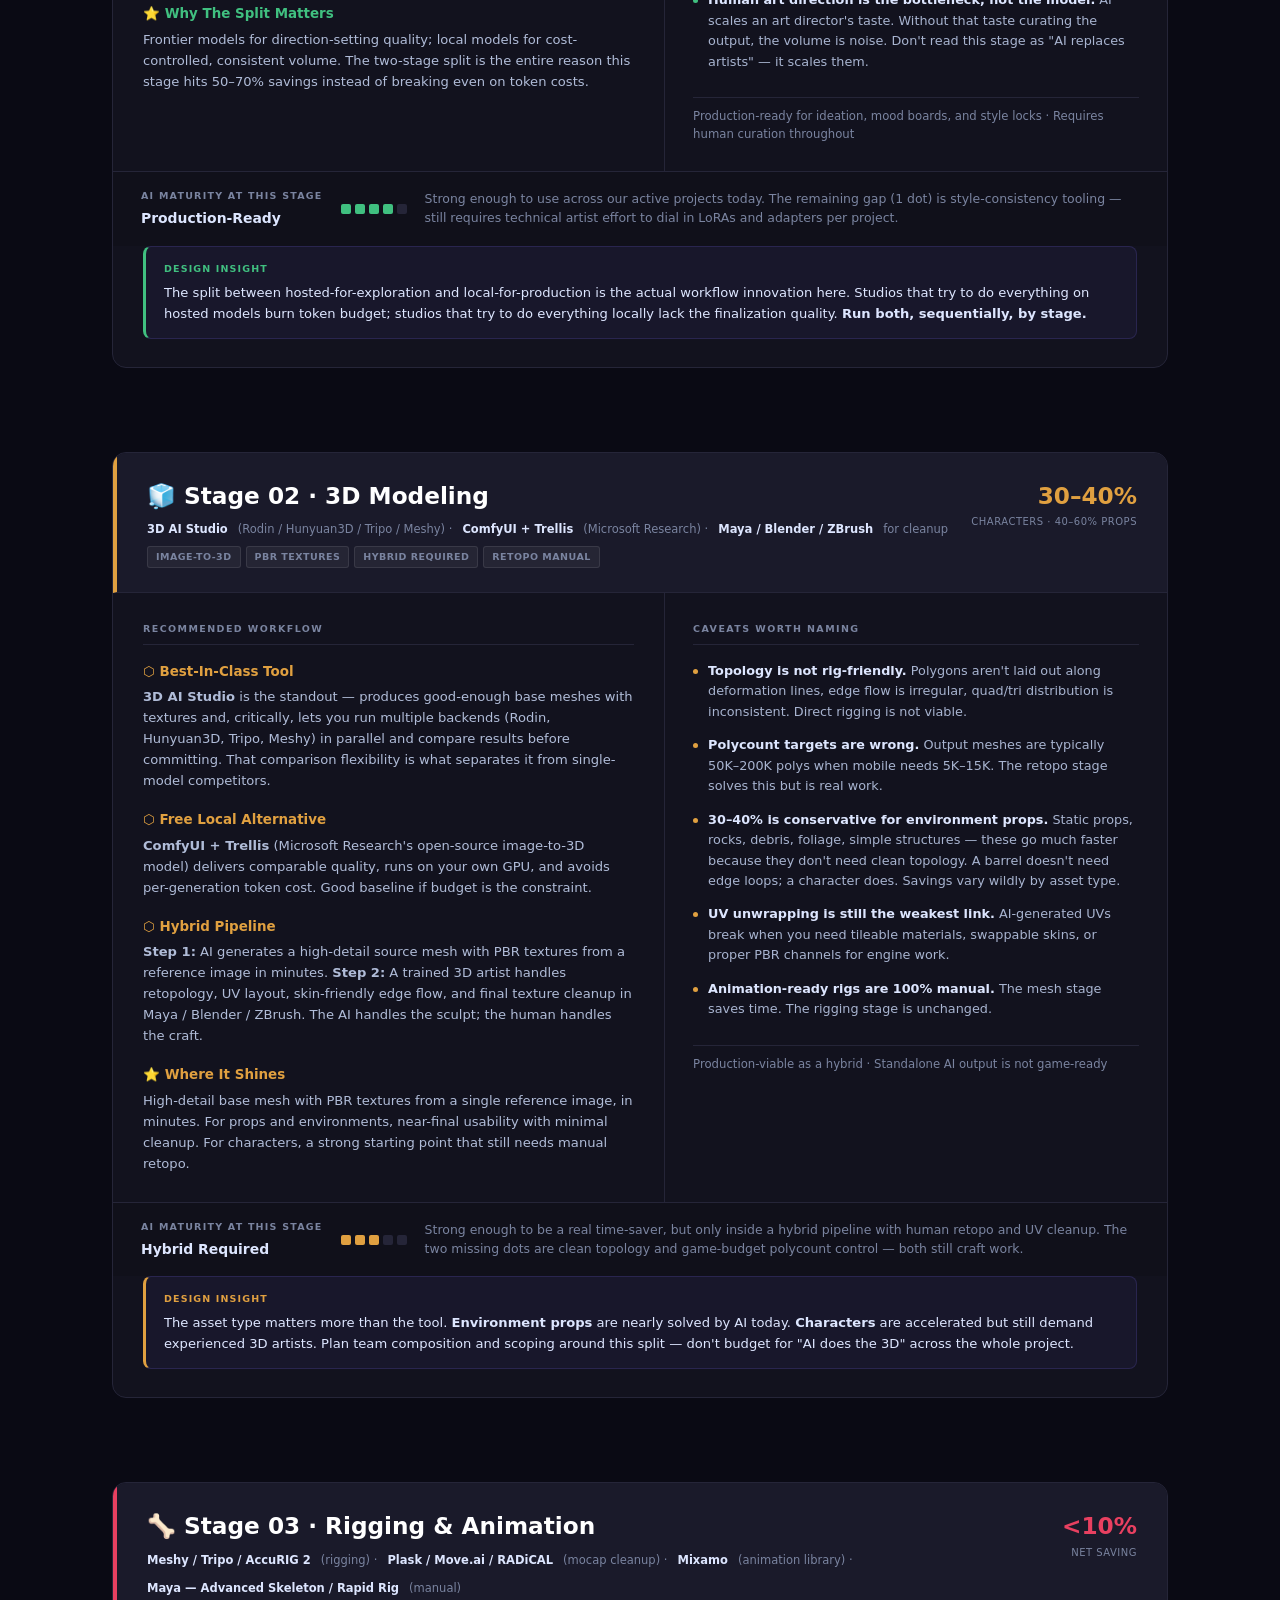
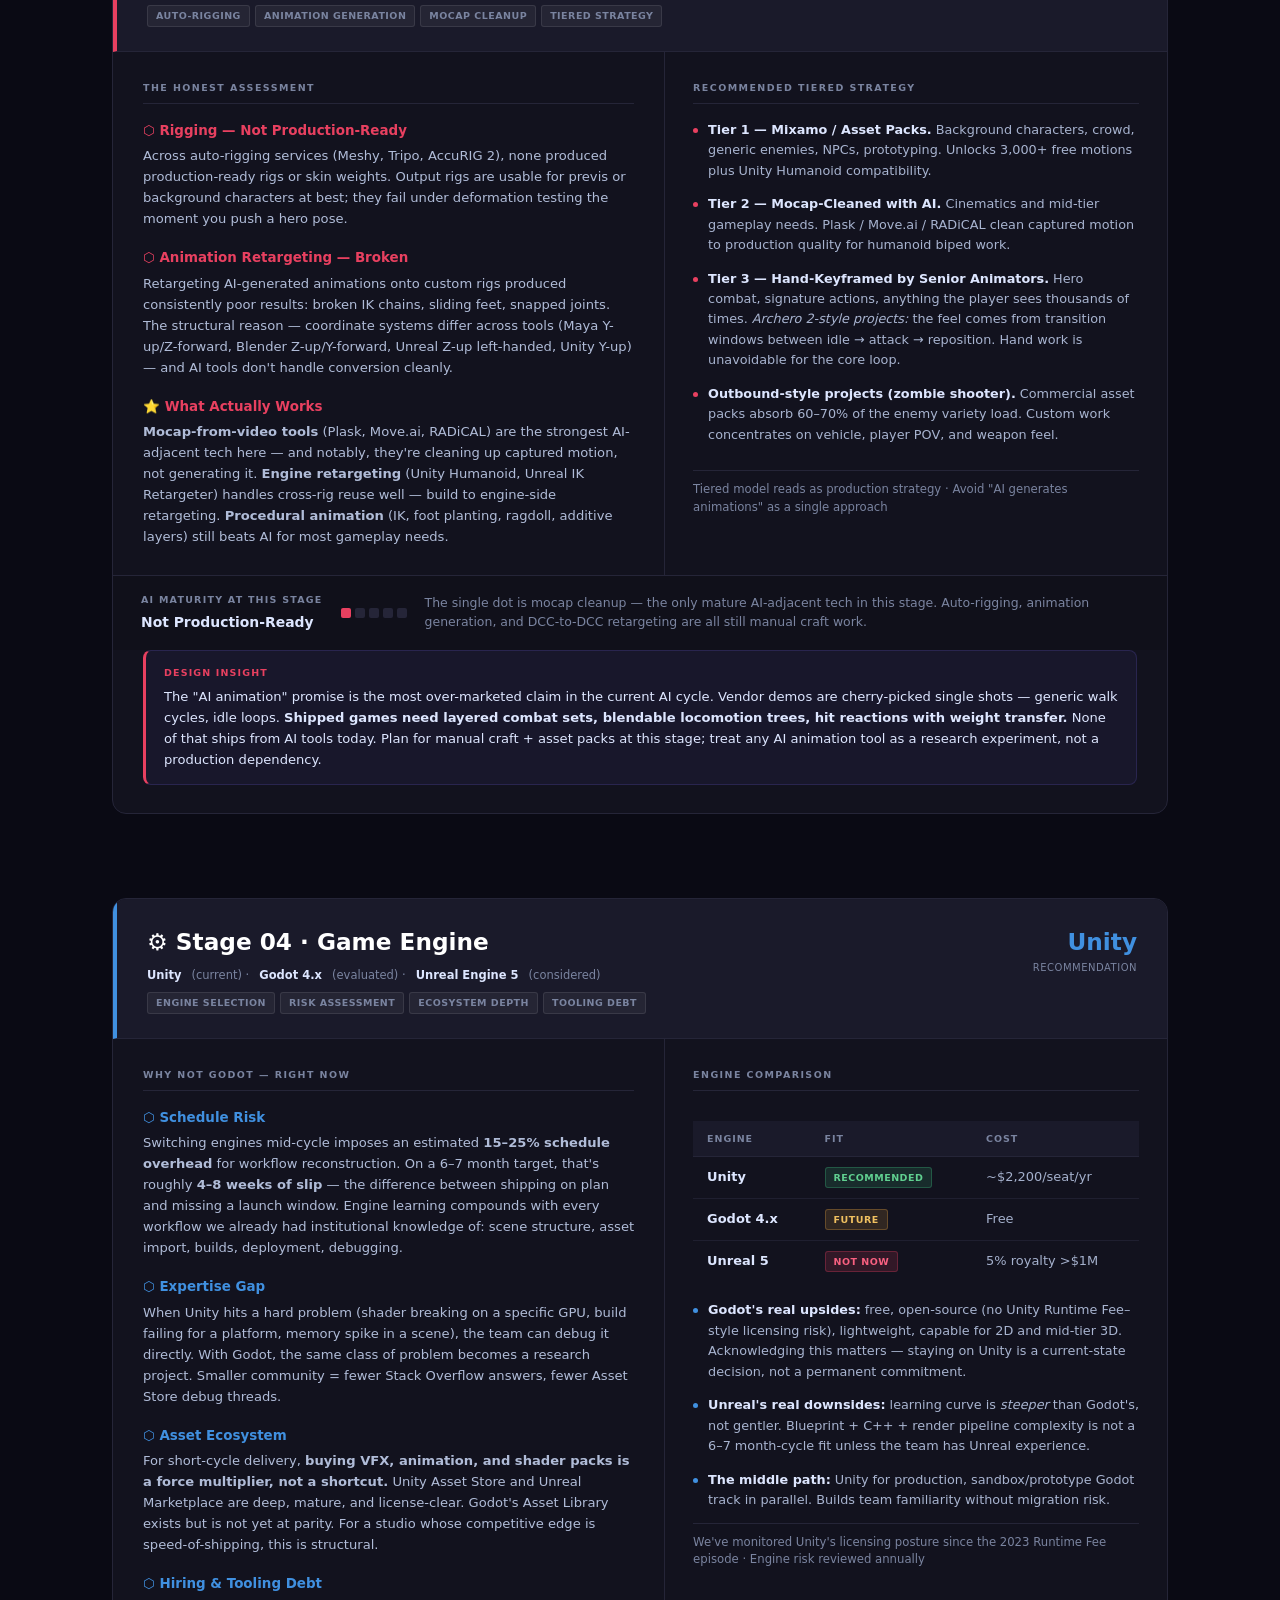
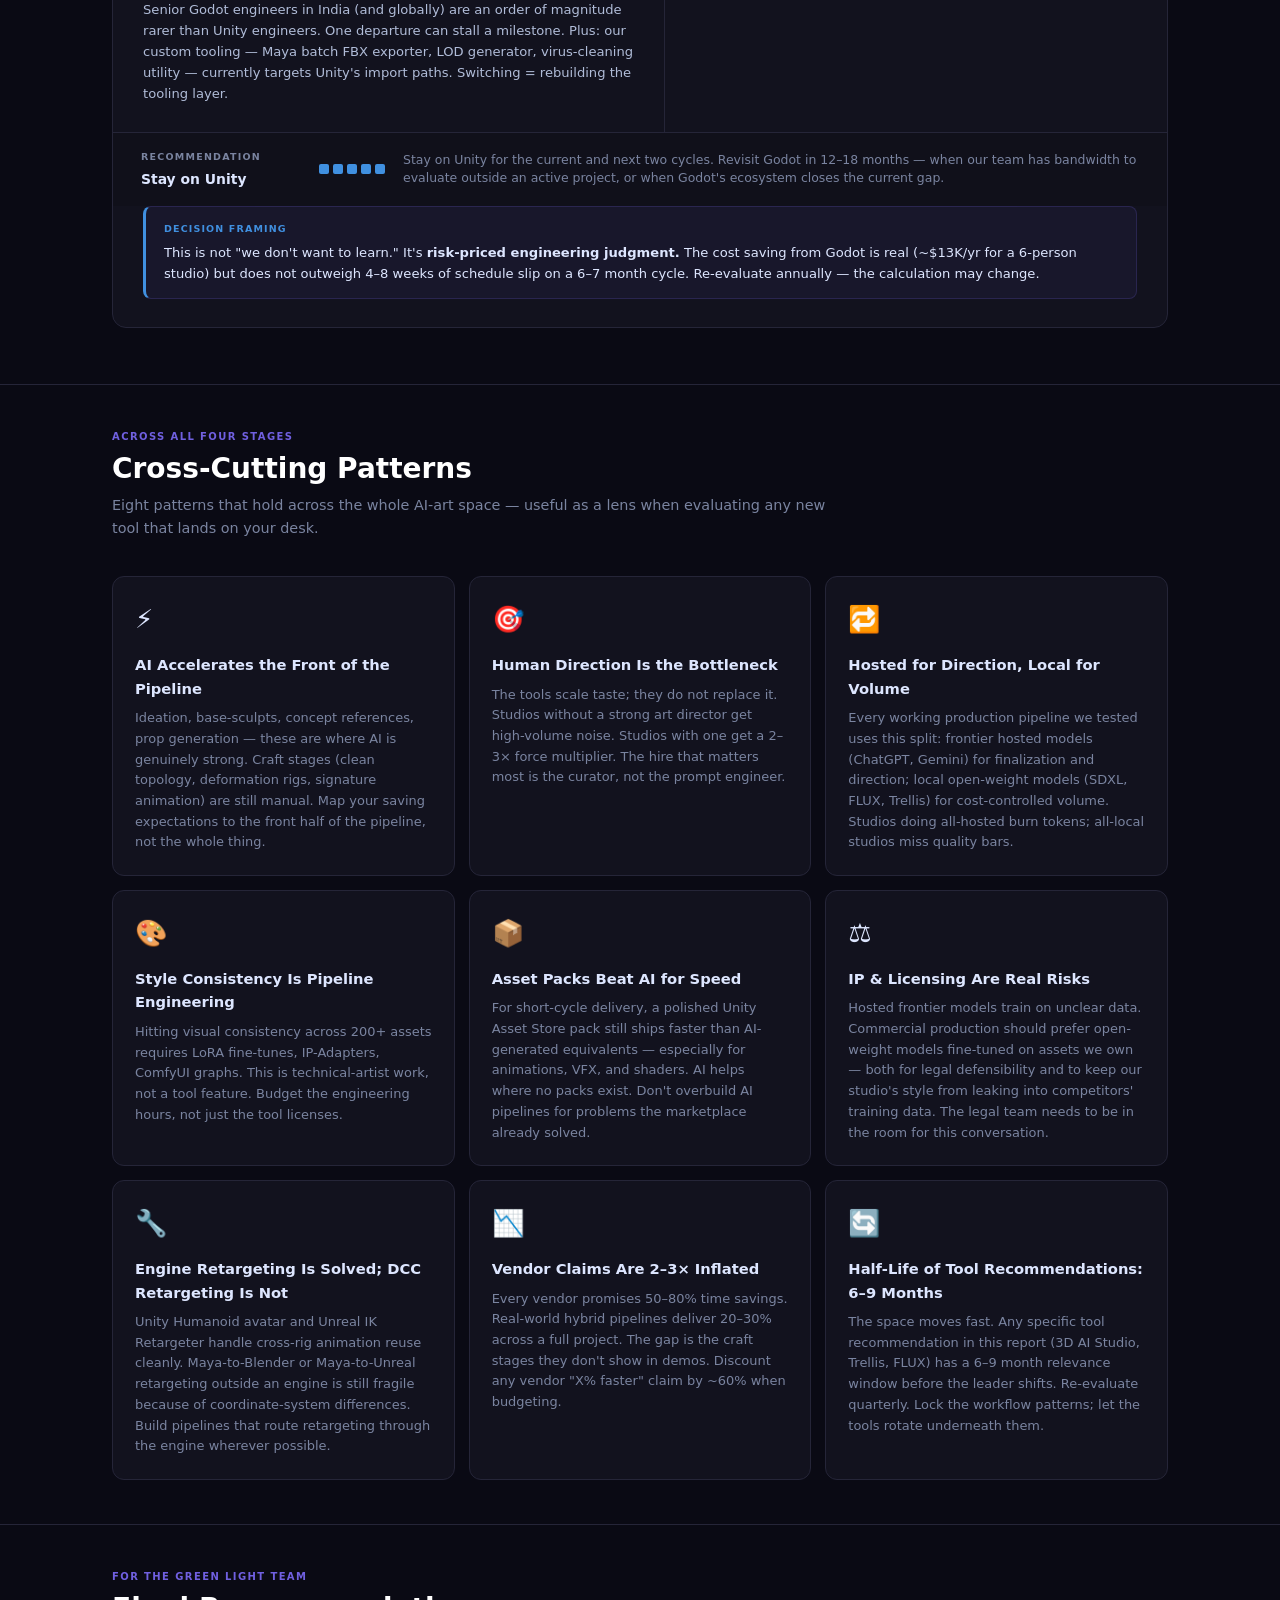
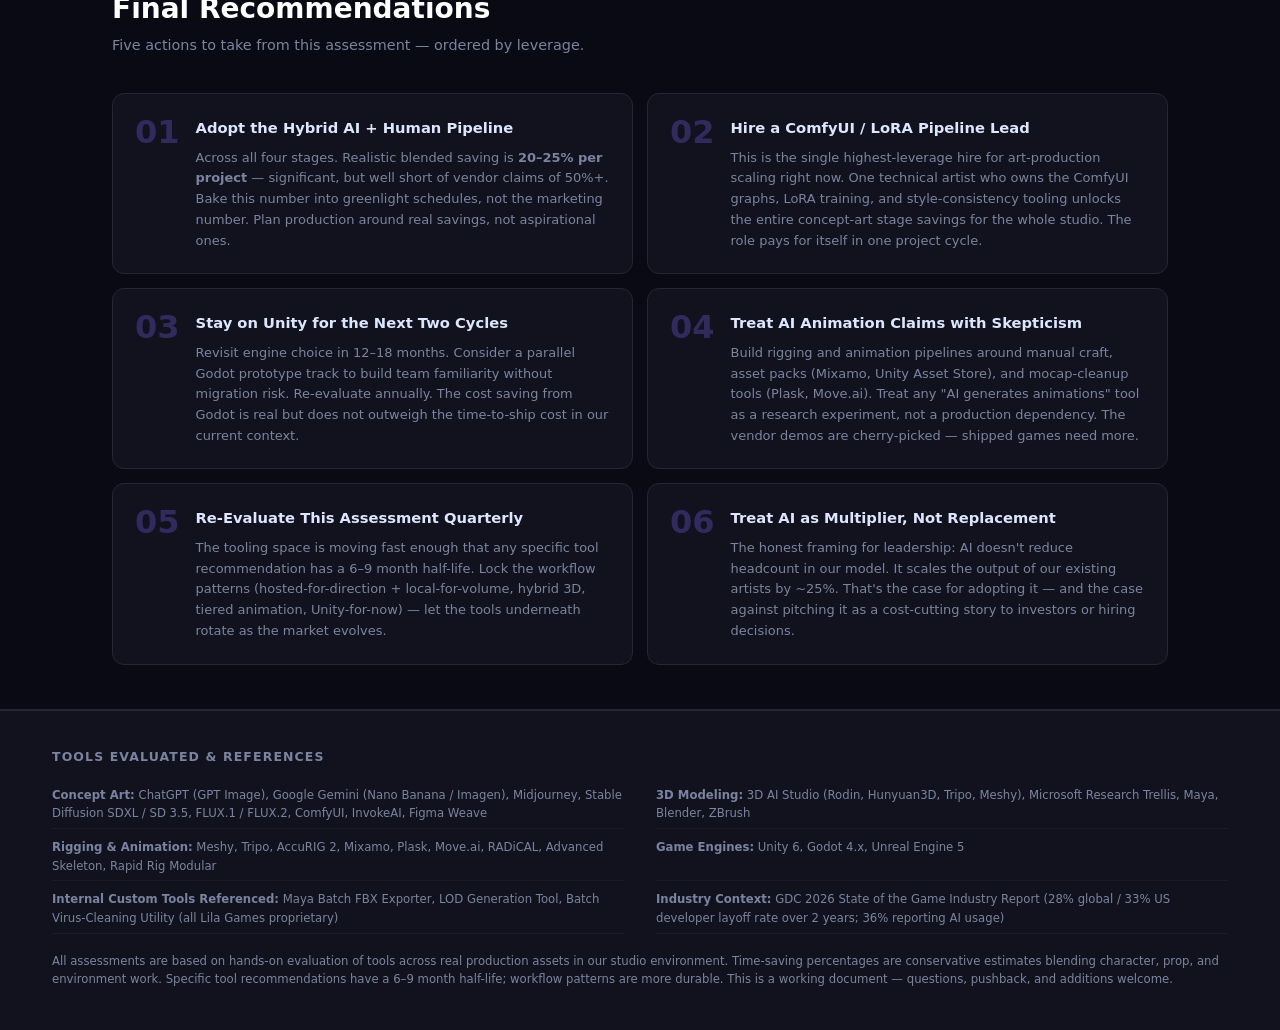
<file: files/AI_in_Art_Production_Report.html>
<!DOCTYPE html>
<html lang="en">
<head>
  <meta charset="UTF-8" />
  <meta name="viewport" content="width=device-width, initial-scale=1.0" />
  <title>AI in Art Production — Internal Assessment</title>
  <style>
    :root {
      --bg: #0a0a14;
      --surface: #12121e;
      --surface2: #1a1a2a;
      --border: #252538;
      --text: #dde6ff;
      --muted: #7a84a0;
      --accent: #7060e0;
      --accent2: #4090e0;
      --green: #40c080;
      --amber: #e0a040;
      --red: #e84060;
      --blue: #4090e0;
    }
    *, *::before, *::after { box-sizing: border-box; margin: 0; padding: 0; }
    body { background: var(--bg); color: var(--text); font-family: 'Segoe UI', system-ui, sans-serif; line-height: 1.6; }

    /* NAV */
    .top-nav {
      position: sticky; top: 0; z-index: 100;
      background: rgba(10,10,20,0.97); backdrop-filter: blur(8px);
      border-bottom: 1px solid var(--border);
      padding: 0 32px; display: flex; align-items: center;
      overflow-x: auto; height: 46px; gap: 0;
    }
    .top-nav a {
      color: var(--muted); text-decoration: none; font-size: 11.5px;
      font-weight: 600; padding: 0 13px; height: 46px;
      display: flex; align-items: center; white-space: nowrap;
      border-bottom: 2px solid transparent;
      transition: color 0.15s, border-color 0.15s; letter-spacing: 0.02em;
    }
    .top-nav a:hover { color: var(--text); border-bottom-color: var(--accent); }

    /* PAGE HEADER */
    .page-header {
      background: linear-gradient(135deg, #0d0d1e 0%, #18103e 50%, #0d1a30 100%);
      padding: 52px 52px 44px; border-bottom: 1px solid var(--border);
    }
    .page-header .eyebrow {
      font-size: 10.5px; font-weight: 700; letter-spacing: 0.14em;
      color: var(--accent); text-transform: uppercase; margin-bottom: 12px;
    }
    .page-header h1 {
      font-size: 2.3rem; font-weight: 800; line-height: 1.2; margin-bottom: 12px;
      background: linear-gradient(135deg, #fff 0%, #b8ccff 100%);
      -webkit-background-clip: text; -webkit-text-fill-color: transparent; background-clip: text;
    }
    .page-header .subtitle {
      color: var(--muted); font-size: 0.95rem; max-width: 720px; line-height: 1.65;
    }
    .tag-row { display: flex; gap: 8px; margin-top: 20px; flex-wrap: wrap; }
    .tag {
      display: inline-block; padding: 4px 10px; border-radius: 4px;
      font-size: 10px; font-weight: 700; letter-spacing: 0.07em; text-transform: uppercase;
    }
    .tag-p { background: rgba(112,96,224,0.18); color: #a090f0; border: 1px solid rgba(112,96,224,0.28); }
    .tag-b { background: rgba(64,144,224,0.15); color: #7eb8f8; border: 1px solid rgba(64,144,224,0.25); }
    .tag-g { background: rgba(232,184,64,0.13); color: #e0c050; border: 1px solid rgba(232,184,64,0.25); }
    .meta-row { display: flex; gap: 18px; margin-top: 22px; font-size: 11.5px; color: var(--muted); flex-wrap: wrap; }
    .meta-row strong { color: var(--text); font-weight: 600; }

    /* SECTION WRAPPERS */
    .wrap { max-width: 1160px; margin: 0 auto; padding: 44px 52px; }
    .wrap-game { max-width: 1160px; margin: 0 auto; padding: 0 52px 56px; }
    hr.div { border: none; border-top: 1px solid var(--border); }

    /* SECTION HEADERS */
    .eyebrow-sm {
      font-size: 10px; font-weight: 700; letter-spacing: 0.14em;
      text-transform: uppercase; color: var(--accent); margin-bottom: 6px;
    }
    .sec-heading { font-size: 1.75rem; font-weight: 800; color: #fff; margin-bottom: 8px; line-height: 1.25; }
    .sec-sub { color: var(--muted); font-size: 0.9rem; margin-bottom: 36px; max-width: 720px; }

    /* PIPELINE FLOW */
    .loop {
      display: flex; align-items: center; background: var(--surface);
      border: 1px solid var(--border); border-radius: 12px;
      padding: 22px 28px; margin: 28px 0; overflow-x: auto; gap: 0;
    }
    .ls { display: flex; flex-direction: column; align-items: center; text-align: center; flex: 1; min-width: 110px; }
    .ls .ico {
      width: 46px; height: 46px; border-radius: 50%;
      display: flex; align-items: center; justify-content: center; font-size: 20px; margin-bottom: 8px;
      border: 1px solid;
    }
    .ls.green .ico { background: rgba(64,192,128,0.15); border-color: rgba(64,192,128,0.4); }
    .ls.amber .ico { background: rgba(224,160,64,0.15); border-color: rgba(224,160,64,0.4); }
    .ls.red .ico { background: rgba(232,64,96,0.15); border-color: rgba(232,64,96,0.4); }
    .ls.blue .ico { background: rgba(64,144,224,0.15); border-color: rgba(64,144,224,0.4); }
    .ls .lbl { font-size: 0.78rem; font-weight: 700; color: var(--text); margin-bottom: 2px; }
    .ls .sub { font-size: 0.68rem; color: var(--muted); }
    .la { flex-shrink: 0; width: 24px; text-align: center; color: var(--muted); font-size: 18px; }

    /* INTRO BOXES */
    .intro-grid { display: grid; grid-template-columns: repeat(3, 1fr); gap: 14px; margin-top: 28px; }
    .ib { background: var(--surface); border: 1px solid var(--border); border-radius: 10px; padding: 22px; }
    .ib .il { font-size: 10px; font-weight: 700; letter-spacing: 0.12em; text-transform: uppercase; color: var(--accent); margin-bottom: 8px; }
    .ib h3 { font-size: 0.95rem; font-weight: 700; color: var(--text); margin-bottom: 8px; }
    .ib p { font-size: 0.82rem; color: var(--muted); line-height: 1.65; }

    /* STAGE CARD (was GAME CARD) */
    .game-card {
      border: 1px solid var(--border); border-radius: 14px;
      overflow: hidden; background: var(--surface);
    }
    .gh {
      border-left: 4px solid var(--gc, var(--accent));
      padding: 24px 30px; display: flex; align-items: flex-start;
      gap: 20px; background: var(--surface2); border-bottom: 1px solid var(--border);
    }
    .gh .gtb { flex: 1; }
    .gh h2 { font-size: 1.45rem; font-weight: 800; color: #fff; margin-bottom: 6px; }
    .gm { display: flex; gap: 10px; flex-wrap: wrap; align-items: center; font-size: 11.5px; color: var(--muted); }
    .gm strong { color: var(--text); }
    .gtags { display: flex; gap: 5px; flex-wrap: wrap; margin-top: 8px; }
    .gtag {
      display: inline-block; padding: 2px 8px; border-radius: 3px;
      font-size: 9.5px; font-weight: 700; letter-spacing: 0.05em; text-transform: uppercase;
      background: rgba(255,255,255,0.05); color: var(--muted); border: 1px solid rgba(255,255,255,0.09);
    }
    .rev { display: flex; flex-direction: column; align-items: flex-end; text-align: right; flex-shrink: 0; }
    .rev .ra { font-size: 1.45rem; font-weight: 800; color: var(--gc, var(--accent)); }
    .rev .rl { font-size: 10px; color: var(--muted); white-space: nowrap; letter-spacing: 0.05em; text-transform: uppercase; }

    /* STAGE BODY (was GAME BODY) */
    .gb { display: grid; grid-template-columns: 1.1fr 1fr; }
    .sc { padding: 28px 30px; border-right: 1px solid var(--border); }
    .mc { padding: 28px 28px; display: flex; flex-direction: column; }
    .ct {
      font-size: 9.5px; font-weight: 700; letter-spacing: 0.15em; text-transform: uppercase;
      color: var(--muted); margin-bottom: 16px; padding-bottom: 8px; border-bottom: 1px solid var(--border);
    }

    /* SYSTEMS / WORKFLOW */
    .si { margin-bottom: 18px; }
    .si:last-child { margin-bottom: 0; }
    .sn { font-size: 0.84rem; font-weight: 700; color: var(--gc, var(--accent)); margin-bottom: 4px; }
    .sd { font-size: 0.82rem; color: #b0bcd8; line-height: 1.6; }

    /* CAVEATS / MONETIZATION */
    .mi { display: flex; gap: 10px; margin-bottom: 13px; align-items: flex-start; }
    .mi:last-child { margin-bottom: 0; }
    .md { width: 5px; height: 5px; border-radius: 50%; background: var(--gc, var(--accent)); flex-shrink: 0; margin-top: 8px; }
    .mt { font-size: 0.8rem; color: #a8b4d0; line-height: 1.6; }
    .mt strong { color: var(--text); font-weight: 600; }
    .mc-foot { padding-top: 10px; margin-top: 12px; font-size: 0.73rem; color: var(--muted); line-height: 1.5; border-top: 1px solid var(--border); }

    /* BOND / SAVINGS BAR */
    .bond {
      border-top: 1px solid var(--border); padding: 16px 28px;
      display: flex; align-items: center; gap: 18px; background: rgba(0,0,0,0.12);
    }
    .bl { min-width: 160px; }
    .bl .blab { font-size: 9.5px; font-weight: 700; letter-spacing: 0.13em; text-transform: uppercase; color: var(--muted); margin-bottom: 4px; }
    .bl .btit { font-size: 0.87rem; font-weight: 700; color: var(--text); }
    .bdots { display: flex; gap: 4px; }
    .bdot { width: 10px; height: 10px; border-radius: 2px; }
    .bdot.on { background: var(--gc, var(--accent)); }
    .bdot.off { background: var(--border); }
    .bdesc { font-size: 0.78rem; color: var(--muted); flex: 1; line-height: 1.5; }

    /* INSIGHT */
    .insight {
      margin: 0 30px 28px;
      background: rgba(112,96,224,0.07); border: 1px solid rgba(112,96,224,0.2);
      border-left: 3px solid var(--gc, var(--accent)); border-radius: 8px; padding: 14px 18px;
    }
    .insight .ilab { font-size: 9.5px; font-weight: 700; letter-spacing: 0.12em; text-transform: uppercase; color: var(--gc, var(--accent)); margin-bottom: 6px; }
    .insight p { font-size: 0.82rem; color: var(--text); line-height: 1.6; }

    /* COMPARISON TABLE */
    .ctab { width: 100%; border-collapse: collapse; font-size: 0.81rem; margin-top: 14px; }
    .ctab th { text-align: left; padding: 10px 14px; font-size: 9.5px; font-weight: 700; letter-spacing: 0.1em; text-transform: uppercase; color: var(--muted); background: var(--surface2); border-bottom: 1px solid var(--border); }
    .ctab td { padding: 10px 14px; border-bottom: 1px solid rgba(37,37,56,0.7); color: #a4b0cc; vertical-align: top; }
    .ctab tr:last-child td { border-bottom: none; }
    .ctab .gc2 { font-weight: 600; color: var(--text); }
    .pill { display: inline-block; padding: 2px 8px; border-radius: 3px; font-size: 9.5px; font-weight: 700; letter-spacing: 0.05em; text-transform: uppercase; }
    .pill-g { background: rgba(64,192,128,0.15); color: #60d090; border: 1px solid rgba(64,192,128,0.3); }
    .pill-a { background: rgba(224,160,64,0.15); color: #f0c060; border: 1px solid rgba(224,160,64,0.3); }
    .pill-r { background: rgba(232,64,96,0.15); color: #f86080; border: 1px solid rgba(232,64,96,0.3); }
    .pill-b { background: rgba(64,144,224,0.15); color: #7eb8f8; border: 1px solid rgba(64,144,224,0.3); }

    /* PATTERNS GRID */
    .pgrid { display: grid; grid-template-columns: repeat(3, 1fr); gap: 14px; margin-top: 6px; }
    .pc { background: var(--surface); border: 1px solid var(--border); border-radius: 12px; padding: 22px; }
    .pc .pi { font-size: 26px; margin-bottom: 12px; display: block; }
    .pc h3 { font-size: 0.92rem; font-weight: 700; color: var(--text); margin-bottom: 8px; }
    .pc p { font-size: 0.81rem; color: var(--muted); line-height: 1.6; }
    .pex { display: flex; flex-wrap: wrap; gap: 4px; margin-top: 12px; }
    .px { font-size: 9.5px; padding: 2px 7px; border-radius: 3px; background: rgba(112,96,224,0.12); color: #9880f0; font-weight: 600; border: 1px solid rgba(112,96,224,0.2); }

    /* PRINCIPLES / RECOMMENDATIONS */
    .pgrid2 { display: grid; grid-template-columns: 1fr 1fr; gap: 14px; margin-top: 6px; }
    .pcard { background: var(--surface); border: 1px solid var(--border); border-radius: 12px; padding: 22px; display: flex; gap: 16px; align-items: flex-start; }
    .pnum { font-size: 2rem; font-weight: 900; color: rgba(112,96,224,0.32); line-height: 1; flex-shrink: 0; min-width: 36px; }
    .pcard h3 { font-size: 0.92rem; font-weight: 700; color: var(--text); margin-bottom: 8px; }
    .pcard p { font-size: 0.81rem; color: var(--muted); line-height: 1.6; }

    /* FOOTER */
    .sources { background: var(--surface); border-top: 1px solid var(--border); padding: 36px 52px; }
    .sources h3 { font-size: 0.78rem; font-weight: 700; color: var(--muted); margin-bottom: 14px; letter-spacing: 0.09em; text-transform: uppercase; }
    .sgrid { display: grid; grid-template-columns: 1fr 1fr; gap: 4px 32px; }
    .src { font-size: 0.73rem; color: var(--muted); padding: 5px 0; border-bottom: 1px solid rgba(37,37,56,0.5); }

    .stage-sep { height: 28px; }

    @media (max-width: 880px) {
      .gb { grid-template-columns: 1fr; }
      .sc { border-right: none; border-bottom: 1px solid var(--border); }
      .intro-grid, .pgrid, .pgrid2 { grid-template-columns: 1fr; }
      .loop { flex-wrap: wrap; gap: 12px; }
      .la { display: none; }
      .ls { flex: 0 0 calc(50% - 6px); }
      .page-header, .wrap, .wrap-game, .sources { padding-left: 24px; padding-right: 24px; }
    }
  </style>
</head>
<body>

<!-- NAV -->
<nav class="top-nav">
  <a href="#overview">Overview</a>
  <a href="#concept">Concept Art</a>
  <a href="#modeling">3D Modeling</a>
  <a href="#rigging">Rigging & Animation</a>
  <a href="#engine">Game Engine</a>
  <a href="#patterns">Cross-Cutting Patterns</a>
  <a href="#recommendations">Final Recommendations</a>
</nav>

<!-- HEADER -->
<header class="page-header">
  <div class="eyebrow">Internal Assessment · Production Strategy</div>
  <h1>AI in Art Production</h1>
  <p class="subtitle">An honest, production-grounded evaluation of where AI tooling delivers — and where it doesn't — across the four critical stages of game art creation. Built for short-cycle development teams making real green-light decisions.</p>
  <div class="tag-row">
    <span class="tag tag-p">4 Pipeline Stages</span>
    <span class="tag tag-b">Tools · Workflows · Risks</span>
    <span class="tag tag-g">Realistic Time Savings</span>
  </div>
  <div class="meta-row">
    <div><strong>Author:</strong> Sachin Desai · Principal Animator & Technical Artist</div>
    <div><strong>Date:</strong> 27 May 2026</div>
    <div><strong>Audience:</strong> Green Light Team · Studio Leadership</div>
  </div>
</header>

<!-- OVERVIEW -->
<section class="wrap" id="overview">
  <div class="eyebrow-sm">The Pipeline at a Glance</div>
  <div class="sec-heading">Where AI Helps — and Where It Doesn't</div>
  <p class="sec-sub">The art pipeline has four stages. AI maturity is wildly uneven across them. The realistic compounding saving across the full pipeline is <strong style="color:#fff">20–25%</strong> — meaningful, but well short of the 50%+ vendors claim.</p>

  <div class="loop">
    <div class="ls green">
      <div class="ico">🎨</div>
      <div class="lbl">Concept Art</div>
      <div class="sub">Strong · 50–70%</div>
    </div>
    <div class="la">→</div>
    <div class="ls amber">
      <div class="ico">🧊</div>
      <div class="lbl">3D Modeling</div>
      <div class="sub">Hybrid · 30–40%</div>
    </div>
    <div class="la">→</div>
    <div class="ls red">
      <div class="ico">🦴</div>
      <div class="lbl">Rigging & Animation</div>
      <div class="sub">Manual · &lt;10%</div>
    </div>
    <div class="la">→</div>
    <div class="ls blue">
      <div class="ico">⚙️</div>
      <div class="lbl">Game Engine</div>
      <div class="sub">Stay on Unity</div>
    </div>
  </div>

  <div class="intro-grid">
    <div class="ib">
      <div class="il">Why This Report</div>
      <h3>Decision Support, Not Hype</h3>
      <p>Vendor demos and conference talks consistently overstate what AI can do in production. This report is grounded in our actual hands-on evaluation of the tools across real assets — not the marketing slides.</p>
    </div>
    <div class="ib">
      <div class="il">Method</div>
      <h3>Tools Tested on Live Assets</h3>
      <p>We ran characters, props, environments, and animations through the major AI tooling at each stage, then compared output to standard manual pipelines. Results below reflect what shipped to a game-ready bar, not what looked good in a turntable.</p>
    </div>
    <div class="ib">
      <div class="il">Bottom Line</div>
      <h3>AI Accelerates the Front</h3>
      <p>AI compresses the ideation and base-asset stages. Craft stages — clean topology, deformation-ready rigs, signature animation, engine integration — remain manual. Plan accordingly.</p>
    </div>
  </div>
</section>

<hr class="div">

<!-- ======================== CONCEPT ART ======================== -->
<div class="stage-sep"></div>
<section class="wrap-game" id="concept">
  <div class="game-card" style="--gc: #40c080;">
    <div class="gh">
      <div class="gtb">
        <h2>🎨 Stage 01 · Concept Art</h2>
        <div class="gm"><strong>ChatGPT (GPT Image)</strong> · <strong>Google Gemini (Nano Banana / Imagen)</strong> · <strong>Midjourney</strong> · <strong>Stable Diffusion SDXL/3.5</strong> · <strong>FLUX.1/2</strong> · <strong>ComfyUI</strong></div>
        <div class="gtags">
          <span class="gtag">Image Generation</span><span class="gtag">Style Reference</span>
          <span class="gtag">LoRA Fine-Tunes</span><span class="gtag">Hosted + Local Hybrid</span>
        </div>
      </div>
      <div class="rev"><div class="ra">50–70%</div><div class="rl">time saved</div></div>
    </div>

    <div class="gb">
      <div class="sc">
        <div class="ct">Recommended Workflow</div>

        <div class="si">
          <div class="sn">⬡ Stage 1 — Exploration & Finalization</div>
          <div class="sd">Use frontier hosted models (ChatGPT, Gemini, optionally Midjourney for stylistic range) to lock art direction and produce hero references. These models excel at the <em>finalization</em> stage — iterating on a near-final asset until it lands. Token cost is the trade-off; expensive at production volume but worth it for direction work.</div>
        </div>

        <div class="si">
          <div class="sn">⬡ Stage 2 — Scaled Production</div>
          <div class="sd">Once the style is locked, switch to local open-weight models — Stable Diffusion (SDXL / SD 3.5) and FLUX.1 / FLUX.2 — orchestrated through workflow engines like ComfyUI (the industry standard for node-based pipelines), InvokeAI, or design-side integrations like Figma Weave. These pipelines enforce style consistency at scale and let you pin exact output specs: file format, resolution, aspect ratio, pixel-art constraints.</div>
        </div>

        <div class="si">
          <div class="sn">⭐ Why The Split Matters</div>
          <div class="sd">Frontier models for direction-setting quality; local models for cost-controlled, consistent volume. The two-stage split is the entire reason this stage hits 50–70% savings instead of breaking even on token costs.</div>
        </div>
      </div>

      <div class="mc">
        <div class="ct">Caveats Worth Naming</div>
        <div class="mi"><div class="md"></div><div class="mt"><strong>Style consistency across 200+ assets is the hard part.</strong> Frontier models produce individual great pieces; holding a coherent style requires LoRA fine-tunes, IP-Adapter / Style-Adapter references, or trained character/setting LoRAs. ComfyUI handles this, but it's pipeline engineering, not push-button.</div></div>
        <div class="mi"><div class="md"></div><div class="mt"><strong>Character consistency &gt; environment consistency.</strong> A character appearing in 30 poses across 30 scenes is the genuine technical challenge. Worth calling out separately from "concept art."</div></div>
        <div class="mi"><div class="md"></div><div class="mt"><strong>IP / copyright posture matters.</strong> Hosted frontier models train on scraped data with unclear licensing. For commercial production, the safer path is open-weight models fine-tuned on assets you own.</div></div>
        <div class="mi"><div class="md"></div><div class="mt"><strong>Human art direction is the bottleneck, not the model.</strong> AI scales an art director's taste. Without that taste curating the output, the volume is noise. Don't read this stage as "AI replaces artists" — it scales them.</div></div>
        <div class="mc-foot">Production-ready for ideation, mood boards, and style locks · Requires human curation throughout</div>
      </div>
    </div>

    <div class="bond">
      <div class="bl"><div class="blab">AI Maturity at this Stage</div><div class="btit">Production-Ready</div></div>
      <div class="bdots">
        <div class="bdot on"></div><div class="bdot on"></div><div class="bdot on"></div><div class="bdot on"></div><div class="bdot off"></div>
      </div>
      <div class="bdesc">Strong enough to use across our active projects today. The remaining gap (1 dot) is style-consistency tooling — still requires technical artist effort to dial in LoRAs and adapters per project.</div>
    </div>

    <div class="insight">
      <div class="ilab">Design Insight</div>
      <p>The split between hosted-for-exploration and local-for-production is the actual workflow innovation here. Studios that try to do everything on hosted models burn token budget; studios that try to do everything locally lack the finalization quality. <strong>Run both, sequentially, by stage.</strong></p>
    </div>
  </div>
</section>

<!-- ======================== 3D MODELING ======================== -->
<div class="stage-sep"></div>
<section class="wrap-game" id="modeling">
  <div class="game-card" style="--gc: #e0a040;">
    <div class="gh">
      <div class="gtb">
        <h2>🧊 Stage 02 · 3D Modeling</h2>
        <div class="gm"><strong>3D AI Studio</strong> (Rodin / Hunyuan3D / Tripo / Meshy) · <strong>ComfyUI + Trellis</strong> (Microsoft Research) · <strong>Maya / Blender / ZBrush</strong> for cleanup</div>
        <div class="gtags">
          <span class="gtag">Image-to-3D</span><span class="gtag">PBR Textures</span>
          <span class="gtag">Hybrid Required</span><span class="gtag">Retopo Manual</span>
        </div>
      </div>
      <div class="rev"><div class="ra">30–40%</div><div class="rl">characters · 40–60% props</div></div>
    </div>

    <div class="gb">
      <div class="sc">
        <div class="ct">Recommended Workflow</div>

        <div class="si">
          <div class="sn">⬡ Best-In-Class Tool</div>
          <div class="sd"><strong>3D AI Studio</strong> is the standout — produces good-enough base meshes with textures and, critically, lets you run multiple backends (Rodin, Hunyuan3D, Tripo, Meshy) in parallel and compare results before committing. That comparison flexibility is what separates it from single-model competitors.</div>
        </div>

        <div class="si">
          <div class="sn">⬡ Free Local Alternative</div>
          <div class="sd"><strong>ComfyUI + Trellis</strong> (Microsoft Research's open-source image-to-3D model) delivers comparable quality, runs on your own GPU, and avoids per-generation token cost. Good baseline if budget is the constraint.</div>
        </div>

        <div class="si">
          <div class="sn">⬡ Hybrid Pipeline</div>
          <div class="sd"><strong>Step 1:</strong> AI generates a high-detail source mesh with PBR textures from a reference image in minutes. <strong>Step 2:</strong> A trained 3D artist handles retopology, UV layout, skin-friendly edge flow, and final texture cleanup in Maya / Blender / ZBrush. The AI handles the sculpt; the human handles the craft.</div>
        </div>

        <div class="si">
          <div class="sn">⭐ Where It Shines</div>
          <div class="sd">High-detail base mesh with PBR textures from a single reference image, in minutes. For props and environments, near-final usability with minimal cleanup. For characters, a strong starting point that still needs manual retopo.</div>
        </div>
      </div>

      <div class="mc">
        <div class="ct">Caveats Worth Naming</div>
        <div class="mi"><div class="md"></div><div class="mt"><strong>Topology is not rig-friendly.</strong> Polygons aren't laid out along deformation lines, edge flow is irregular, quad/tri distribution is inconsistent. Direct rigging is not viable.</div></div>
        <div class="mi"><div class="md"></div><div class="mt"><strong>Polycount targets are wrong.</strong> Output meshes are typically 50K–200K polys when mobile needs 5K–15K. The retopo stage solves this but is real work.</div></div>
        <div class="mi"><div class="md"></div><div class="mt"><strong>30–40% is conservative for environment props.</strong> Static props, rocks, debris, foliage, simple structures — these go much faster because they don't need clean topology. A barrel doesn't need edge loops; a character does. Savings vary wildly by asset type.</div></div>
        <div class="mi"><div class="md"></div><div class="mt"><strong>UV unwrapping is still the weakest link.</strong> AI-generated UVs break when you need tileable materials, swappable skins, or proper PBR channels for engine work.</div></div>
        <div class="mi"><div class="md"></div><div class="mt"><strong>Animation-ready rigs are 100% manual.</strong> The mesh stage saves time. The rigging stage is unchanged.</div></div>
        <div class="mc-foot">Production-viable as a hybrid · Standalone AI output is not game-ready</div>
      </div>
    </div>

    <div class="bond">
      <div class="bl"><div class="blab">AI Maturity at this Stage</div><div class="btit">Hybrid Required</div></div>
      <div class="bdots">
        <div class="bdot on"></div><div class="bdot on"></div><div class="bdot on"></div><div class="bdot off"></div><div class="bdot off"></div>
      </div>
      <div class="bdesc">Strong enough to be a real time-saver, but only inside a hybrid pipeline with human retopo and UV cleanup. The two missing dots are clean topology and game-budget polycount control — both still craft work.</div>
    </div>

    <div class="insight">
      <div class="ilab">Design Insight</div>
      <p>The asset type matters more than the tool. <strong>Environment props</strong> are nearly solved by AI today. <strong>Characters</strong> are accelerated but still demand experienced 3D artists. Plan team composition and scoping around this split — don't budget for "AI does the 3D" across the whole project.</p>
    </div>
  </div>
</section>

<!-- ======================== RIGGING & ANIMATION ======================== -->
<div class="stage-sep"></div>
<section class="wrap-game" id="rigging">
  <div class="game-card" style="--gc: #e84060;">
    <div class="gh">
      <div class="gtb">
        <h2>🦴 Stage 03 · Rigging & Animation</h2>
        <div class="gm"><strong>Meshy / Tripo / AccuRIG 2</strong> (rigging) · <strong>Plask / Move.ai / RADiCAL</strong> (mocap cleanup) · <strong>Mixamo</strong> (animation library) · <strong>Maya — Advanced Skeleton / Rapid Rig</strong> (manual)</div>
        <div class="gtags">
          <span class="gtag">Auto-Rigging</span><span class="gtag">Animation Generation</span>
          <span class="gtag">Mocap Cleanup</span><span class="gtag">Tiered Strategy</span>
        </div>
      </div>
      <div class="rev"><div class="ra">&lt;10%</div><div class="rl">net saving</div></div>
    </div>

    <div class="gb">
      <div class="sc">
        <div class="ct">The Honest Assessment</div>

        <div class="si">
          <div class="sn">⬡ Rigging — Not Production-Ready</div>
          <div class="sd">Across auto-rigging services (Meshy, Tripo, AccuRIG 2), none produced production-ready rigs or skin weights. Output rigs are usable for previs or background characters at best; they fail under deformation testing the moment you push a hero pose.</div>
        </div>

        <div class="si">
          <div class="sn">⬡ Animation Retargeting — Broken</div>
          <div class="sd">Retargeting AI-generated animations onto custom rigs produced consistently poor results: broken IK chains, sliding feet, snapped joints. The structural reason — coordinate systems differ across tools (Maya Y-up/Z-forward, Blender Z-up/Y-forward, Unreal Z-up left-handed, Unity Y-up) — and AI tools don't handle conversion cleanly.</div>
        </div>

        <div class="si">
          <div class="sn">⭐ What Actually Works</div>
          <div class="sd"><strong>Mocap-from-video tools</strong> (Plask, Move.ai, RADiCAL) are the strongest AI-adjacent tech here — and notably, they're cleaning up captured motion, not generating it. <strong>Engine retargeting</strong> (Unity Humanoid, Unreal IK Retargeter) handles cross-rig reuse well — build to engine-side retargeting. <strong>Procedural animation</strong> (IK, foot planting, ragdoll, additive layers) still beats AI for most gameplay needs.</div>
        </div>
      </div>

      <div class="mc">
        <div class="ct">Recommended Tiered Strategy</div>
        <div class="mi"><div class="md"></div><div class="mt"><strong>Tier 1 — Mixamo / Asset Packs.</strong> Background characters, crowd, generic enemies, NPCs, prototyping. Unlocks 3,000+ free motions plus Unity Humanoid compatibility.</div></div>
        <div class="mi"><div class="md"></div><div class="mt"><strong>Tier 2 — Mocap-Cleaned with AI.</strong> Cinematics and mid-tier gameplay needs. Plask / Move.ai / RADiCAL clean captured motion to production quality for humanoid biped work.</div></div>
        <div class="mi"><div class="md"></div><div class="mt"><strong>Tier 3 — Hand-Keyframed by Senior Animators.</strong> Hero combat, signature actions, anything the player sees thousands of times. <em>Archero 2-style projects:</em> the feel comes from transition windows between idle → attack → reposition. Hand work is unavoidable for the core loop.</div></div>
        <div class="mi"><div class="md"></div><div class="mt"><strong>Outbound-style projects (zombie shooter).</strong> Commercial asset packs absorb 60–70% of the enemy variety load. Custom work concentrates on vehicle, player POV, and weapon feel.</div></div>
        <div class="mc-foot">Tiered model reads as production strategy · Avoid "AI generates animations" as a single approach</div>
      </div>
    </div>

    <div class="bond">
      <div class="bl"><div class="blab">AI Maturity at this Stage</div><div class="btit">Not Production-Ready</div></div>
      <div class="bdots">
        <div class="bdot on"></div><div class="bdot off"></div><div class="bdot off"></div><div class="bdot off"></div><div class="bdot off"></div>
      </div>
      <div class="bdesc">The single dot is mocap cleanup — the only mature AI-adjacent tech in this stage. Auto-rigging, animation generation, and DCC-to-DCC retargeting are all still manual craft work.</div>
    </div>

    <div class="insight">
      <div class="ilab">Design Insight</div>
      <p>The "AI animation" promise is the most over-marketed claim in the current AI cycle. Vendor demos are cherry-picked single shots — generic walk cycles, idle loops. <strong>Shipped games need layered combat sets, blendable locomotion trees, hit reactions with weight transfer.</strong> None of that ships from AI tools today. Plan for manual craft + asset packs at this stage; treat any AI animation tool as a research experiment, not a production dependency.</p>
    </div>
  </div>
</section>

<!-- ======================== GAME ENGINE ======================== -->
<div class="stage-sep"></div>
<section class="wrap-game" id="engine">
  <div class="game-card" style="--gc: #4090e0;">
    <div class="gh">
      <div class="gtb">
        <h2>⚙️ Stage 04 · Game Engine</h2>
        <div class="gm"><strong>Unity</strong> (current) · <strong>Godot 4.x</strong> (evaluated) · <strong>Unreal Engine 5</strong> (considered)</div>
        <div class="gtags">
          <span class="gtag">Engine Selection</span><span class="gtag">Risk Assessment</span>
          <span class="gtag">Ecosystem Depth</span><span class="gtag">Tooling Debt</span>
        </div>
      </div>
      <div class="rev"><div class="ra">Unity</div><div class="rl">recommendation</div></div>
    </div>

    <div class="gb">
      <div class="sc">
        <div class="ct">Why Not Godot — Right Now</div>

        <div class="si">
          <div class="sn">⬡ Schedule Risk</div>
          <div class="sd">Switching engines mid-cycle imposes an estimated <strong>15–25% schedule overhead</strong> for workflow reconstruction. On a 6–7 month target, that's roughly <strong>4–8 weeks of slip</strong> — the difference between shipping on plan and missing a launch window. Engine learning compounds with every workflow we already had institutional knowledge of: scene structure, asset import, builds, deployment, debugging.</div>
        </div>

        <div class="si">
          <div class="sn">⬡ Expertise Gap</div>
          <div class="sd">When Unity hits a hard problem (shader breaking on a specific GPU, build failing for a platform, memory spike in a scene), the team can debug it directly. With Godot, the same class of problem becomes a research project. Smaller community = fewer Stack Overflow answers, fewer Asset Store debug threads.</div>
        </div>

        <div class="si">
          <div class="sn">⬡ Asset Ecosystem</div>
          <div class="sd">For short-cycle delivery, <strong>buying VFX, animation, and shader packs is a force multiplier, not a shortcut.</strong> Unity Asset Store and Unreal Marketplace are deep, mature, and license-clear. Godot's Asset Library exists but is not yet at parity. For a studio whose competitive edge is speed-of-shipping, this is structural.</div>
        </div>

        <div class="si">
          <div class="sn">⬡ Hiring & Tooling Debt</div>
          <div class="sd">Senior Godot engineers in India (and globally) are an order of magnitude rarer than Unity engineers. One departure can stall a milestone. Plus: our custom tooling — Maya batch FBX exporter, LOD generator, virus-cleaning utility — currently targets Unity's import paths. Switching = rebuilding the tooling layer.</div>
        </div>
      </div>

      <div class="mc">
        <div class="ct">Engine Comparison</div>
        <table class="ctab">
          <thead>
            <tr><th>Engine</th><th>Fit</th><th>Cost</th></tr>
          </thead>
          <tbody>
            <tr>
              <td class="gc2">Unity</td>
              <td><span class="pill pill-g">Recommended</span></td>
              <td>~$2,200/seat/yr</td>
            </tr>
            <tr>
              <td class="gc2">Godot 4.x</td>
              <td><span class="pill pill-a">Future</span></td>
              <td>Free</td>
            </tr>
            <tr>
              <td class="gc2">Unreal 5</td>
              <td><span class="pill pill-r">Not Now</span></td>
              <td>5% royalty &gt;$1M</td>
            </tr>
          </tbody>
        </table>

        <div style="margin-top: 18px;">
          <div class="mi"><div class="md"></div><div class="mt"><strong>Godot's real upsides:</strong> free, open-source (no Unity Runtime Fee–style licensing risk), lightweight, capable for 2D and mid-tier 3D. Acknowledging this matters — staying on Unity is a current-state decision, not a permanent commitment.</div></div>
          <div class="mi"><div class="md"></div><div class="mt"><strong>Unreal's real downsides:</strong> learning curve is <em>steeper</em> than Godot's, not gentler. Blueprint + C++ + render pipeline complexity is not a 6–7 month-cycle fit unless the team has Unreal experience.</div></div>
          <div class="mi"><div class="md"></div><div class="mt"><strong>The middle path:</strong> Unity for production, sandbox/prototype Godot track in parallel. Builds team familiarity without migration risk.</div></div>
        </div>

        <div class="mc-foot">We've monitored Unity's licensing posture since the 2023 Runtime Fee episode · Engine risk reviewed annually</div>
      </div>
    </div>

    <div class="bond">
      <div class="bl"><div class="blab">Recommendation</div><div class="btit">Stay on Unity</div></div>
      <div class="bdots">
        <div class="bdot on"></div><div class="bdot on"></div><div class="bdot on"></div><div class="bdot on"></div><div class="bdot on"></div>
      </div>
      <div class="bdesc">Stay on Unity for the current and next two cycles. Revisit Godot in 12–18 months — when our team has bandwidth to evaluate outside an active project, or when Godot's ecosystem closes the current gap.</div>
    </div>

    <div class="insight">
      <div class="ilab">Decision Framing</div>
      <p>This is not "we don't want to learn." It's <strong>risk-priced engineering judgment.</strong> The cost saving from Godot is real (~$13K/yr for a 6-person studio) but does not outweigh 4–8 weeks of schedule slip on a 6–7 month cycle. Re-evaluate annually — the calculation may change.</p>
    </div>
  </div>
</section>

<hr class="div">

<!-- CROSS-CUTTING PATTERNS -->
<section class="wrap" id="patterns">
  <div class="eyebrow-sm">Across All Four Stages</div>
  <div class="sec-heading">Cross-Cutting Patterns</div>
  <p class="sec-sub">Eight patterns that hold across the whole AI-art space — useful as a lens when evaluating any new tool that lands on your desk.</p>

  <div class="pgrid">
    <div class="pc">
      <span class="pi">⚡</span>
      <h3>AI Accelerates the Front of the Pipeline</h3>
      <p>Ideation, base-sculpts, concept references, prop generation — these are where AI is genuinely strong. Craft stages (clean topology, deformation rigs, signature animation) are still manual. Map your saving expectations to the front half of the pipeline, not the whole thing.</p>
    </div>

    <div class="pc">
      <span class="pi">🎯</span>
      <h3>Human Direction Is the Bottleneck</h3>
      <p>The tools scale taste; they do not replace it. Studios without a strong art director get high-volume noise. Studios with one get a 2–3× force multiplier. The hire that matters most is the curator, not the prompt engineer.</p>
    </div>

    <div class="pc">
      <span class="pi">🔁</span>
      <h3>Hosted for Direction, Local for Volume</h3>
      <p>Every working production pipeline we tested uses this split: frontier hosted models (ChatGPT, Gemini) for finalization and direction; local open-weight models (SDXL, FLUX, Trellis) for cost-controlled volume. Studios doing all-hosted burn tokens; all-local studios miss quality bars.</p>
    </div>

    <div class="pc">
      <span class="pi">🎨</span>
      <h3>Style Consistency Is Pipeline Engineering</h3>
      <p>Hitting visual consistency across 200+ assets requires LoRA fine-tunes, IP-Adapters, ComfyUI graphs. This is technical-artist work, not a tool feature. Budget the engineering hours, not just the tool licenses.</p>
    </div>

    <div class="pc">
      <span class="pi">📦</span>
      <h3>Asset Packs Beat AI for Speed</h3>
      <p>For short-cycle delivery, a polished Unity Asset Store pack still ships faster than AI-generated equivalents — especially for animations, VFX, and shaders. AI helps where no packs exist. Don't overbuild AI pipelines for problems the marketplace already solved.</p>
    </div>

    <div class="pc">
      <span class="pi">⚖️</span>
      <h3>IP & Licensing Are Real Risks</h3>
      <p>Hosted frontier models train on unclear data. Commercial production should prefer open-weight models fine-tuned on assets we own — both for legal defensibility and to keep our studio's style from leaking into competitors' training data. The legal team needs to be in the room for this conversation.</p>
    </div>

    <div class="pc">
      <span class="pi">🔧</span>
      <h3>Engine Retargeting Is Solved; DCC Retargeting Is Not</h3>
      <p>Unity Humanoid avatar and Unreal IK Retargeter handle cross-rig animation reuse cleanly. Maya-to-Blender or Maya-to-Unreal retargeting outside an engine is still fragile because of coordinate-system differences. Build pipelines that route retargeting through the engine wherever possible.</p>
    </div>

    <div class="pc">
      <span class="pi">📉</span>
      <h3>Vendor Claims Are 2–3× Inflated</h3>
      <p>Every vendor promises 50–80% time savings. Real-world hybrid pipelines deliver 20–30% across a full project. The gap is the craft stages they don't show in demos. Discount any vendor "X% faster" claim by ~60% when budgeting.</p>
    </div>

    <div class="pc">
      <span class="pi">🔄</span>
      <h3>Half-Life of Tool Recommendations: 6–9 Months</h3>
      <p>The space moves fast. Any specific tool recommendation in this report (3D AI Studio, Trellis, FLUX) has a 6–9 month relevance window before the leader shifts. Re-evaluate quarterly. Lock the workflow patterns; let the tools rotate underneath them.</p>
    </div>
  </div>
</section>

<hr class="div">

<!-- FINAL RECOMMENDATIONS -->
<section class="wrap" id="recommendations">
  <div class="eyebrow-sm">For the Green Light Team</div>
  <div class="sec-heading">Final Recommendations</div>
  <p class="sec-sub">Five actions to take from this assessment — ordered by leverage.</p>

  <div class="pgrid2">
    <div class="pcard">
      <div class="pnum">01</div>
      <div>
        <h3>Adopt the Hybrid AI + Human Pipeline</h3>
        <p>Across all four stages. Realistic blended saving is <strong>20–25% per project</strong> — significant, but well short of vendor claims of 50%+. Bake this number into greenlight schedules, not the marketing number. Plan production around real savings, not aspirational ones.</p>
      </div>
    </div>

    <div class="pcard">
      <div class="pnum">02</div>
      <div>
        <h3>Hire a ComfyUI / LoRA Pipeline Lead</h3>
        <p>This is the single highest-leverage hire for art-production scaling right now. One technical artist who owns the ComfyUI graphs, LoRA training, and style-consistency tooling unlocks the entire concept-art stage savings for the whole studio. The role pays for itself in one project cycle.</p>
      </div>
    </div>

    <div class="pcard">
      <div class="pnum">03</div>
      <div>
        <h3>Stay on Unity for the Next Two Cycles</h3>
        <p>Revisit engine choice in 12–18 months. Consider a parallel Godot prototype track to build team familiarity without migration risk. Re-evaluate annually. The cost saving from Godot is real but does not outweigh the time-to-ship cost in our current context.</p>
      </div>
    </div>

    <div class="pcard">
      <div class="pnum">04</div>
      <div>
        <h3>Treat AI Animation Claims with Skepticism</h3>
        <p>Build rigging and animation pipelines around manual craft, asset packs (Mixamo, Unity Asset Store), and mocap-cleanup tools (Plask, Move.ai). Treat any "AI generates animations" tool as a research experiment, not a production dependency. The vendor demos are cherry-picked — shipped games need more.</p>
      </div>
    </div>

    <div class="pcard">
      <div class="pnum">05</div>
      <div>
        <h3>Re-Evaluate This Assessment Quarterly</h3>
        <p>The tooling space is moving fast enough that any specific tool recommendation has a 6–9 month half-life. Lock the workflow patterns (hosted-for-direction + local-for-volume, hybrid 3D, tiered animation, Unity-for-now) — let the tools underneath rotate as the market evolves.</p>
      </div>
    </div>

    <div class="pcard">
      <div class="pnum">06</div>
      <div>
        <h3>Treat AI as Multiplier, Not Replacement</h3>
        <p>The honest framing for leadership: AI doesn't reduce headcount in our model. It scales the output of our existing artists by ~25%. That's the case for adopting it — and the case against pitching it as a cost-cutting story to investors or hiring decisions.</p>
      </div>
    </div>
  </div>
</section>

<hr class="div">

<!-- SOURCES -->
<footer class="sources">
  <h3>Tools Evaluated & References</h3>
  <div class="sgrid">
    <div class="src"><strong>Concept Art:</strong> ChatGPT (GPT Image), Google Gemini (Nano Banana / Imagen), Midjourney, Stable Diffusion SDXL / SD 3.5, FLUX.1 / FLUX.2, ComfyUI, InvokeAI, Figma Weave</div>
    <div class="src"><strong>3D Modeling:</strong> 3D AI Studio (Rodin, Hunyuan3D, Tripo, Meshy), Microsoft Research Trellis, Maya, Blender, ZBrush</div>
    <div class="src"><strong>Rigging & Animation:</strong> Meshy, Tripo, AccuRIG 2, Mixamo, Plask, Move.ai, RADiCAL, Advanced Skeleton, Rapid Rig Modular</div>
    <div class="src"><strong>Game Engines:</strong> Unity 6, Godot 4.x, Unreal Engine 5</div>
    <div class="src"><strong>Internal Custom Tools Referenced:</strong> Maya Batch FBX Exporter, LOD Generation Tool, Batch Virus-Cleaning Utility (all Lila Games proprietary)</div>
    <div class="src"><strong>Industry Context:</strong> GDC 2026 State of the Game Industry Report (28% global / 33% US developer layoff rate over 2 years; 36% reporting AI usage)</div>
    <div class="src" style="grid-column: 1 / -1; border-bottom: none; padding-top: 14px;">All assessments are based on hands-on evaluation of tools across real production assets in our studio environment. Time-saving percentages are conservative estimates blending character, prop, and environment work. Specific tool recommendations have a 6–9 month half-life; workflow patterns are more durable. This is a working document — questions, pushback, and additions welcome.</div>
  </div>
</footer>

</body>
</html>
</file>
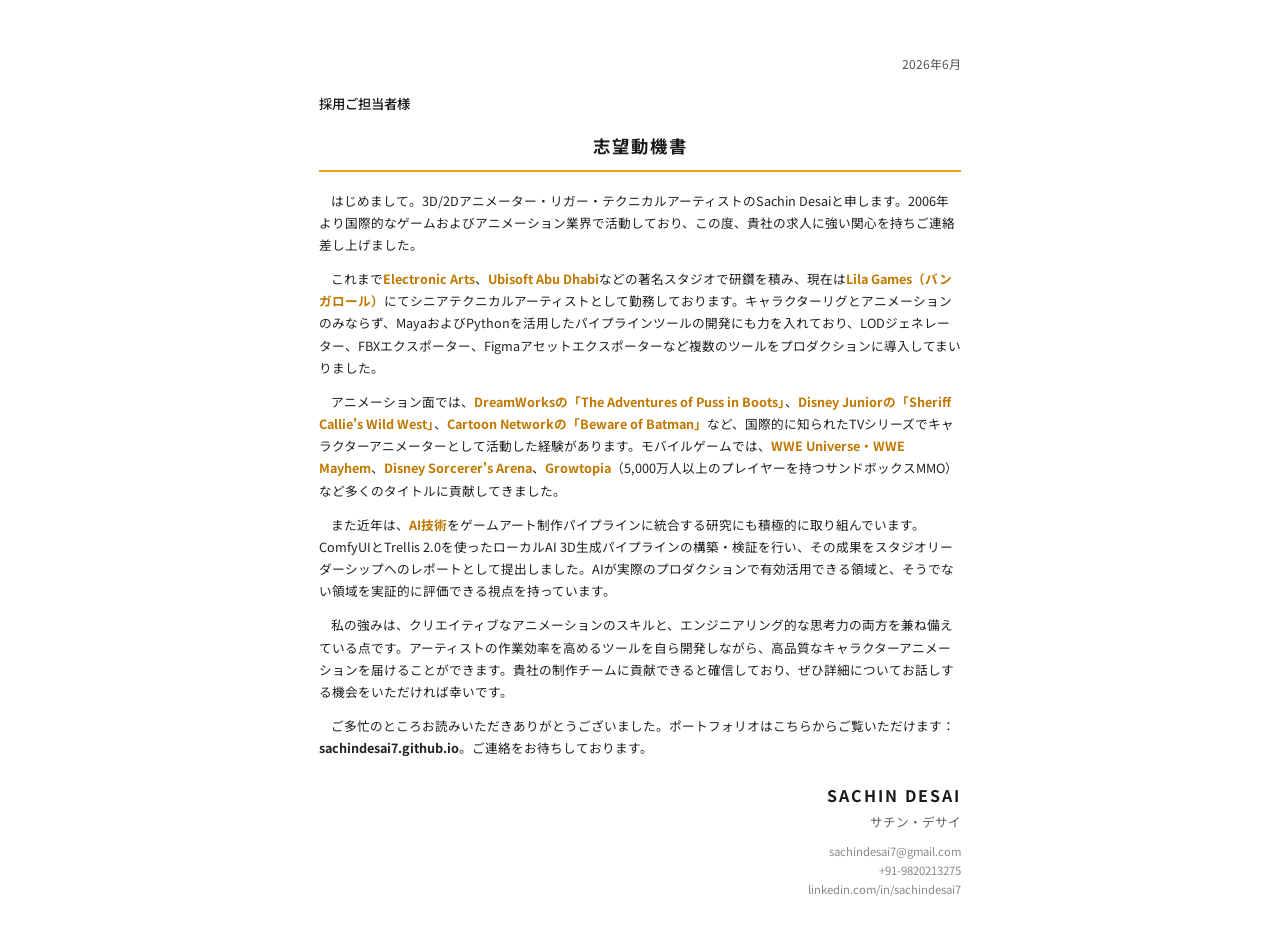
<file: files/Sachin_Desai_Cover_Letter_JA.html>
<!DOCTYPE html>
<html lang="ja">
<head>
  <meta charset="UTF-8" />
  <meta name="viewport" content="width=device-width, initial-scale=1.0" />
  <title>添え状 — Sachin Desai</title>
  <style>
    @import url('https://fonts.googleapis.com/css2?family=Noto+Sans+JP:wght@400;500;700&display=swap');

    * { margin: 0; padding: 0; box-sizing: border-box; }

    body {
      font-family: 'Noto Sans JP', 'Hiragino Sans', 'Meiryo', sans-serif;
      background: #fff;
      color: #1a1a1a;
      font-size: 9.5pt;
      line-height: 1.75;
    }

    .page {
      max-width: 210mm;
      margin: 0 auto;
      padding: 14mm 20mm;
    }

    .letter-date {
      text-align: right;
      font-size: 9pt;
      color: #555;
      margin-bottom: 18px;
    }

    .addressee {
      font-size: 10pt;
      font-weight: 500;
      margin-bottom: 16px;
    }

    .letter-title {
      text-align: center;
      font-size: 13pt;
      font-weight: 700;
      letter-spacing: 2px;
      margin-bottom: 18px;
      padding-bottom: 8px;
      border-bottom: 2px solid #e8a020;
    }

    .body p {
      margin-bottom: 12px;
      font-size: 9.5pt;
      color: #222;
      text-indent: 1em;
    }

    .highlight {
      font-weight: 700;
      color: #c07800;
    }

    .signature {
      margin-top: 22px;
      text-align: right;
    }

    .signature .name {
      font-size: 12pt;
      font-weight: 700;
      letter-spacing: 2px;
      margin-bottom: 2px;
    }

    .signature .name-ja {
      font-size: 9.5pt;
      color: #666;
    }

    .signature .contact {
      margin-top: 8px;
      font-size: 8.5pt;
      color: #888;
      line-height: 1.7;
    }

    @media print {
      body { font-size: 9.5pt; }
      .page { padding: 10mm 16mm; }
      a { color: inherit; text-decoration: none; }
    }
  </style>
</head>
<body>
<div class="page">

  <div class="letter-date">2026年6月</div>

  <div class="addressee">採用ご担当者様</div>

  <div class="letter-title">志望動機書</div>

  <div class="body">
    <p>
      はじめまして。3D/2Dアニメーター・リガー・テクニカルアーティストのSachin Desaiと申します。2006年より国際的なゲームおよびアニメーション業界で活動しており、この度、貴社の求人に強い関心を持ちご連絡差し上げました。
    </p>

    <p>
      これまで<span class="highlight">Electronic Arts</span>、<span class="highlight">Ubisoft Abu Dhabi</span>などの著名スタジオで研鑽を積み、現在は<span class="highlight">Lila Games（バンガロール）</span>にてシニアテクニカルアーティストとして勤務しております。キャラクターリグとアニメーションのみならず、MayaおよびPythonを活用したパイプラインツールの開発にも力を入れており、LODジェネレーター、FBXエクスポーター、Figmaアセットエクスポーターなど複数のツールをプロダクションに導入してまいりました。
    </p>

    <p>
      アニメーション面では、<span class="highlight">DreamWorksの「The Adventures of Puss in Boots」</span>、<span class="highlight">Disney Juniorの「Sheriff Callie's Wild West」</span>、<span class="highlight">Cartoon Networkの「Beware of Batman」</span>など、国際的に知られたTVシリーズでキャラクターアニメーターとして活動した経験があります。モバイルゲームでは、<span class="highlight">WWE Universe・WWE Mayhem</span>、<span class="highlight">Disney Sorcerer's Arena</span>、<span class="highlight">Growtopia</span>（5,000万人以上のプレイヤーを持つサンドボックスMMO）など多くのタイトルに貢献してきました。
    </p>

    <p>
      また近年は、<span class="highlight">AI技術</span>をゲームアート制作パイプラインに統合する研究にも積極的に取り組んでいます。ComfyUIとTrellis 2.0を使ったローカルAI 3D生成パイプラインの構築・検証を行い、その成果をスタジオリーダーシップへのレポートとして提出しました。AIが実際のプロダクションで有効活用できる領域と、そうでない領域を実証的に評価できる視点を持っています。
    </p>

    <p>
      私の強みは、クリエイティブなアニメーションのスキルと、エンジニアリング的な思考力の両方を兼ね備えている点です。アーティストの作業効率を高めるツールを自ら開発しながら、高品質なキャラクターアニメーションを届けることができます。貴社の制作チームに貢献できると確信しており、ぜひ詳細についてお話しする機会をいただければ幸いです。
    </p>

    <p>
      ご多忙のところお読みいただきありがとうございました。ポートフォリオはこちらからご覧いただけます：<strong>sachindesai7.github.io</strong>。ご連絡をお待ちしております。
    </p>
  </div>

  <div class="signature">
    <div class="name">SACHIN DESAI</div>
    <div class="name-ja">サチン・デサイ</div>
    <div class="contact">
      sachindesai7@gmail.com<br>
      +91-9820213275<br>
      linkedin.com/in/sachindesai7
    </div>
  </div>


</div>
</body>
</html>
</file>
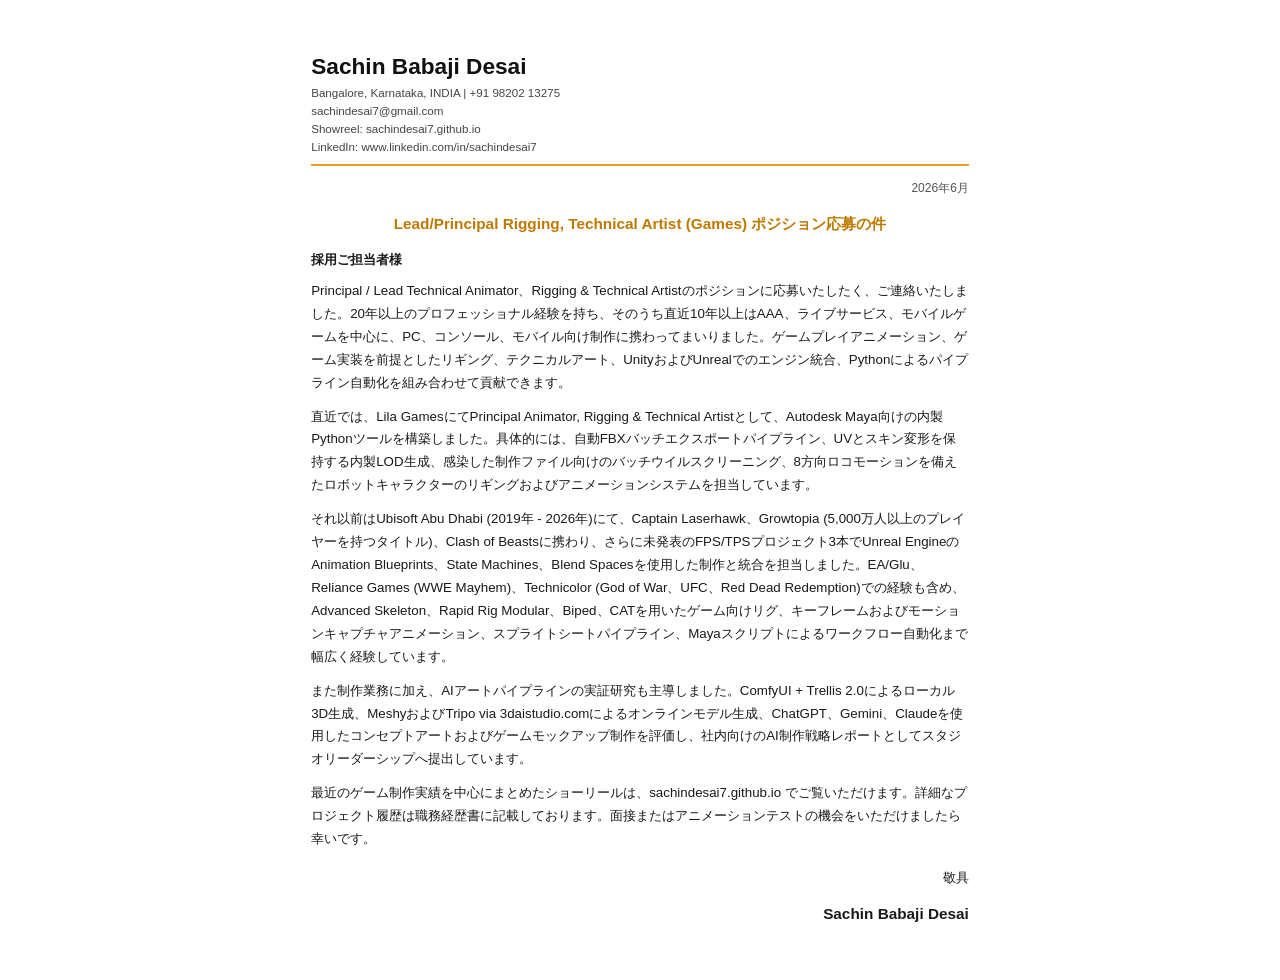
<file: files/Sachin_Desai_Cover_Letter_JA_Revised.html>
<!DOCTYPE html>
<html lang="ja">
<head>
  <meta charset="UTF-8" />
  <meta name="viewport" content="width=device-width, initial-scale=1.0" />
  <title>カバーレター - Sachin Babaji Desai</title>
  <style>
    @page { size: A4; margin: 12mm 17mm; }

    * { box-sizing: border-box; margin: 0; padding: 0; }

    body {
      background: #fff;
      color: #1a1a1a;
      font-family: "Yu Gothic", "Meiryo", "Hiragino Sans", "Noto Sans JP", sans-serif;
      font-size: 10pt;
      line-height: 1.72;
    }

    .page {
      max-width: 210mm;
      margin: 0 auto;
      padding: 14mm 18mm;
    }

    .sender {
      border-bottom: 2px solid #e8a020;
      margin-bottom: 12px;
      padding-bottom: 8px;
    }

    h1 {
      color: #111;
      font-size: 17pt;
      line-height: 1.2;
      margin-bottom: 4px;
    }

    .sender p {
      color: #444;
      font-size: 8.7pt;
      line-height: 1.55;
      margin-bottom: 0;
    }

    .date {
      color: #555;
      font-size: 9pt;
      margin-bottom: 12px;
      text-align: right;
    }

    .subject {
      color: #c07800;
      font-size: 11.5pt;
      font-weight: 700;
      margin-bottom: 12px;
      text-align: center;
    }

    .addressee {
      font-weight: 700;
      margin-bottom: 8px;
    }

    p { margin-bottom: 11px; }

    .closing {
      margin-top: 16px;
      text-align: right;
    }

    .name {
      font-size: 11.5pt;
      font-weight: 700;
      margin-top: 8px;
    }

    @media print {
      .page { max-width: none; padding: 0; }
      a { color: inherit; text-decoration: none; }
    }
  </style>
</head>
<body>
  <main class="page">
    <header class="sender">
      <h1>Sachin Babaji Desai</h1>
      <p>Bangalore, Karnataka, INDIA | +91 98202 13275</p>
      <p>sachindesai7@gmail.com</p>
      <p>Showreel: sachindesai7.github.io</p>
      <p>LinkedIn: www.linkedin.com/in/sachindesai7</p>
    </header>

    <div class="date">2026年6月</div>
    <div class="subject">Lead/Principal Rigging, Technical Artist (Games) ポジション応募の件</div>

    <div class="addressee">採用ご担当者様</div>

    <p>Principal / Lead Technical Animator、Rigging &amp; Technical Artistのポジションに応募いたしたく、ご連絡いたしました。20年以上のプロフェッショナル経験を持ち、そのうち直近10年以上はAAA、ライブサービス、モバイルゲームを中心に、PC、コンソール、モバイル向け制作に携わってまいりました。ゲームプレイアニメーション、ゲーム実装を前提としたリギング、テクニカルアート、UnityおよびUnrealでのエンジン統合、Pythonによるパイプライン自動化を組み合わせて貢献できます。</p>

    <p>直近では、Lila GamesにてPrincipal Animator, Rigging &amp; Technical Artistとして、Autodesk Maya向けの内製Pythonツールを構築しました。具体的には、自動FBXバッチエクスポートパイプライン、UVとスキン変形を保持する内製LOD生成、感染した制作ファイル向けのバッチウイルスクリーニング、8方向ロコモーションを備えたロボットキャラクターのリギングおよびアニメーションシステムを担当しています。</p>

    <p>それ以前はUbisoft Abu Dhabi (2019年 - 2026年)にて、Captain Laserhawk、Growtopia (5,000万人以上のプレイヤーを持つタイトル)、Clash of Beastsに携わり、さらに未発表のFPS/TPSプロジェクト3本でUnreal EngineのAnimation Blueprints、State Machines、Blend Spacesを使用した制作と統合を担当しました。EA/Glu、Reliance Games (WWE Mayhem)、Technicolor (God of War、UFC、Red Dead Redemption)での経験も含め、Advanced Skeleton、Rapid Rig Modular、Biped、CATを用いたゲーム向けリグ、キーフレームおよびモーションキャプチャアニメーション、スプライトシートパイプライン、Mayaスクリプトによるワークフロー自動化まで幅広く経験しています。</p>

    <p>また制作業務に加え、AIアートパイプラインの実証研究も主導しました。ComfyUI + Trellis 2.0によるローカル3D生成、MeshyおよびTripo via 3daistudio.comによるオンラインモデル生成、ChatGPT、Gemini、Claudeを使用したコンセプトアートおよびゲームモックアップ制作を評価し、社内向けのAI制作戦略レポートとしてスタジオリーダーシップへ提出しています。</p>

    <p>最近のゲーム制作実績を中心にまとめたショーリールは、sachindesai7.github.io でご覧いただけます。詳細なプロジェクト履歴は職務経歴書に記載しております。面接またはアニメーションテストの機会をいただけましたら幸いです。</p>

    <div class="closing">
      <p>敬具</p>
      <div class="name">Sachin Babaji Desai</div>
    </div>
  </main>
</body>
</html>
</file>
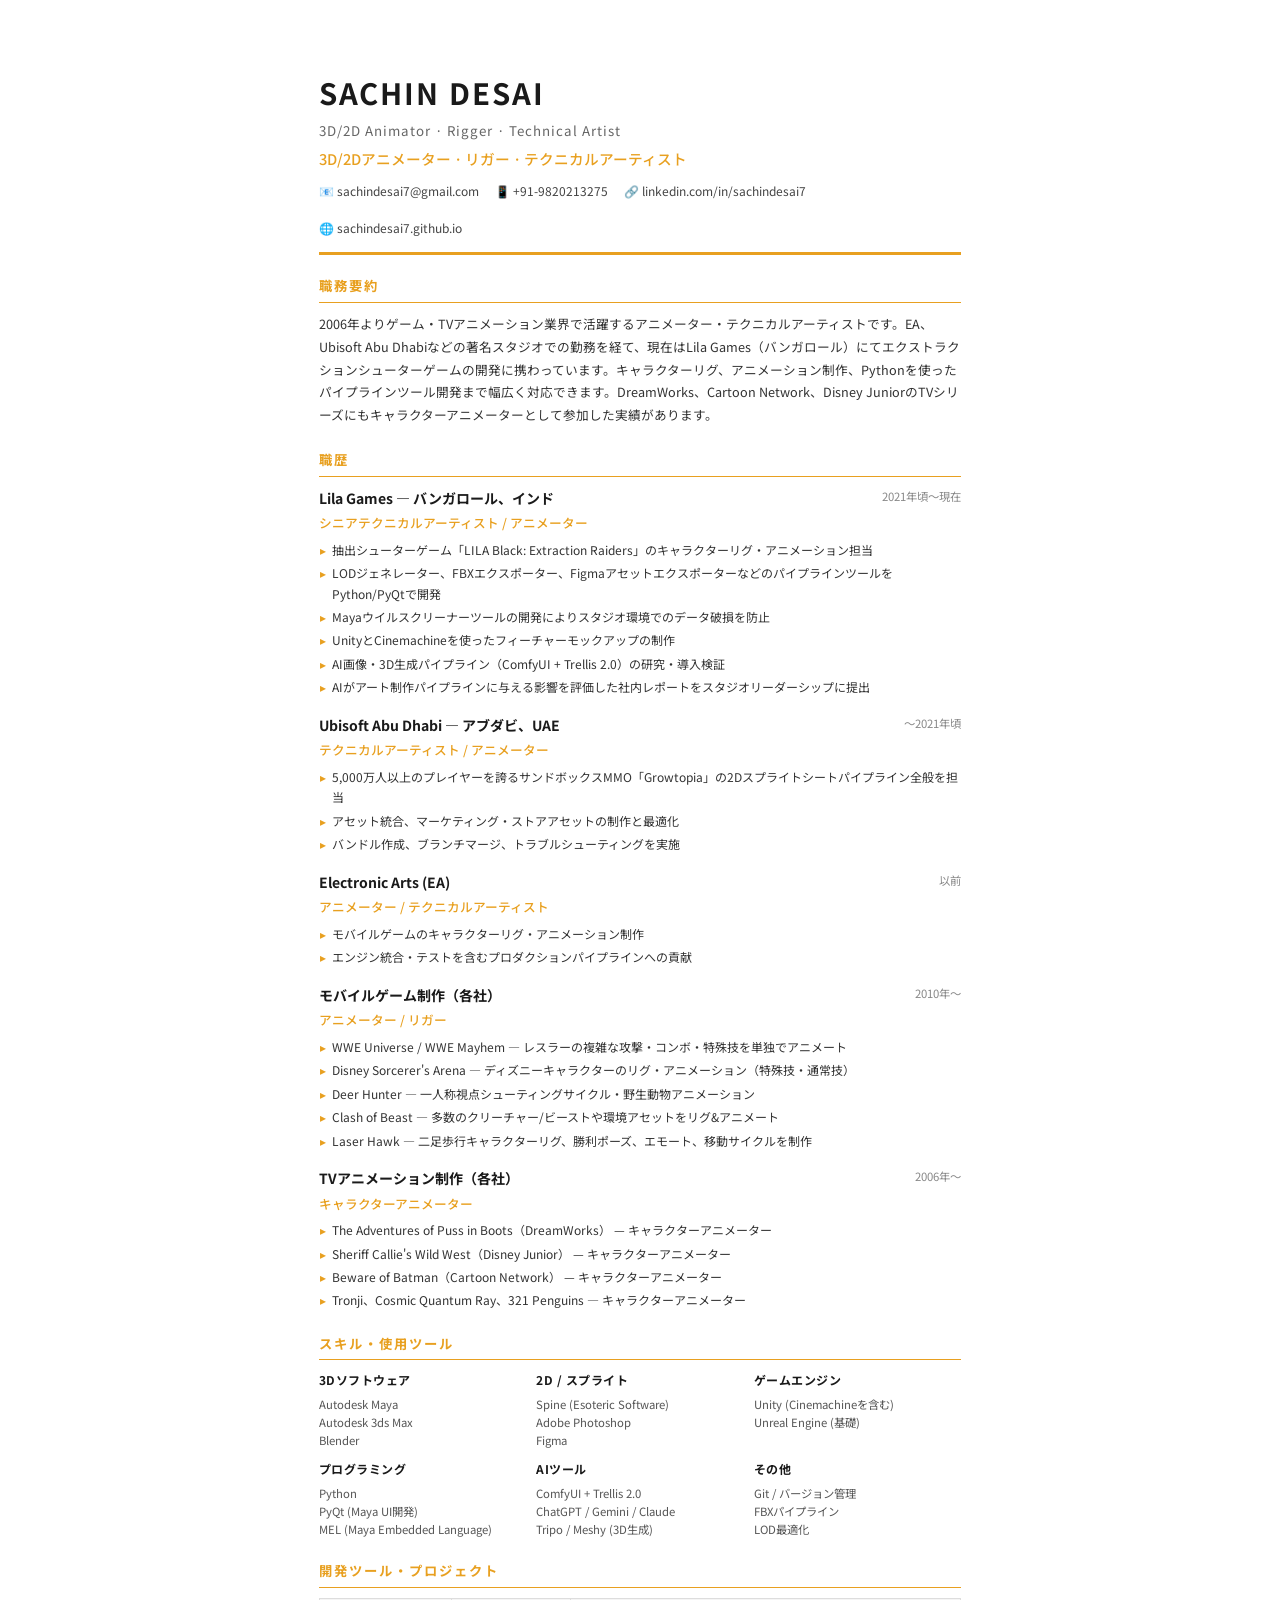
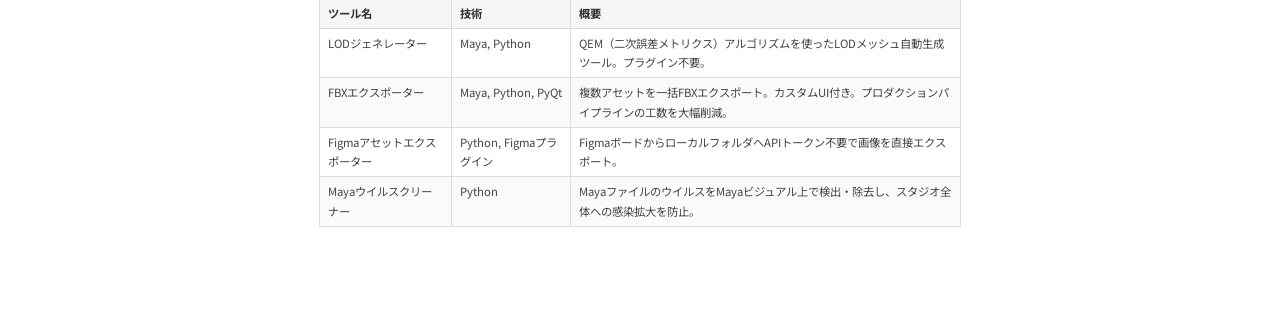
<file: files/Sachin_Desai_Resume_JA.html>
<!DOCTYPE html>
<html lang="ja">
<head>
  <meta charset="UTF-8" />
  <meta name="viewport" content="width=device-width, initial-scale=1.0" />
  <title>職務経歴書 — Sachin Desai</title>
  <style>
    @import url('https://fonts.googleapis.com/css2?family=Noto+Sans+JP:wght@400;500;700&display=swap');

    * { margin: 0; padding: 0; box-sizing: border-box; }

    body {
      font-family: 'Noto Sans JP', 'Hiragino Sans', 'Meiryo', sans-serif;
      background: #fff;
      color: #1a1a1a;
      font-size: 10pt;
      line-height: 1.7;
    }

    .page {
      max-width: 210mm;
      margin: 0 auto;
      padding: 18mm 20mm;
    }

    /* Header */
    .resume-header {
      border-bottom: 3px solid #e8a020;
      padding-bottom: 14px;
      margin-bottom: 20px;
    }

    .resume-header h1 {
      font-size: 22pt;
      font-weight: 700;
      color: #1a1a1a;
      letter-spacing: 2px;
    }

    .resume-header .title-en {
      font-size: 10pt;
      color: #666;
      margin-top: 2px;
      letter-spacing: 1px;
    }

    .resume-header .title-ja {
      font-size: 11pt;
      font-weight: 500;
      color: #e8a020;
      margin-top: 4px;
    }

    .contact-row {
      display: flex;
      flex-wrap: wrap;
      gap: 16px;
      margin-top: 10px;
      font-size: 9pt;
      color: #444;
    }

    .contact-row span { display: flex; align-items: center; gap: 4px; }

    /* Section */
    .section { margin-bottom: 22px; }

    .section-title {
      font-size: 10pt;
      font-weight: 700;
      letter-spacing: 2px;
      text-transform: uppercase;
      color: #e8a020;
      border-bottom: 1px solid #e8a020;
      padding-bottom: 4px;
      margin-bottom: 10px;
    }

    /* Summary */
    .summary p {
      color: #333;
      font-size: 9.5pt;
      line-height: 1.8;
    }

    /* Experience */
    .job { margin-bottom: 16px; }

    .job-header {
      display: flex;
      justify-content: space-between;
      align-items: flex-start;
      flex-wrap: wrap;
      gap: 4px;
      margin-bottom: 2px;
    }

    .job-company {
      font-weight: 700;
      font-size: 10.5pt;
      color: #1a1a1a;
    }

    .job-period {
      font-size: 8.5pt;
      color: #888;
      white-space: nowrap;
    }

    .job-role {
      font-size: 9.5pt;
      font-weight: 500;
      color: #e8a020;
      margin-bottom: 6px;
    }

    .job ul {
      list-style: none;
      padding-left: 1em;
    }

    .job ul li {
      font-size: 9pt;
      color: #333;
      position: relative;
      margin-bottom: 3px;
    }

    .job ul li::before {
      content: '▸';
      position: absolute;
      left: -1em;
      color: #e8a020;
    }

    /* Skills grid */
    .skills-grid {
      display: grid;
      grid-template-columns: repeat(3, 1fr);
      gap: 10px;
    }

    .skill-group h4 {
      font-size: 9pt;
      font-weight: 700;
      color: #1a1a1a;
      margin-bottom: 4px;
      letter-spacing: 0.5px;
    }

    .skill-group p {
      font-size: 8.5pt;
      color: #555;
      line-height: 1.6;
    }

    /* Projects table */
    .project-table { width: 100%; border-collapse: collapse; }
    .project-table th {
      background: #f5f5f5;
      font-size: 8.5pt;
      font-weight: 700;
      padding: 5px 8px;
      text-align: left;
      border: 1px solid #ddd;
      color: #333;
    }
    .project-table td {
      font-size: 8.5pt;
      padding: 5px 8px;
      border: 1px solid #ddd;
      color: #444;
      vertical-align: top;
    }
    .project-table tr:nth-child(even) td { background: #fafafa; }

    /* Footer */
    .resume-footer {
      margin-top: 24px;
      padding-top: 10px;
      border-top: 1px solid #ddd;
      text-align: right;
      font-size: 8pt;
      color: #999;
    }

    @media print {
      body { font-size: 9pt; }
      .page { padding: 10mm 14mm; }
      a { color: inherit; text-decoration: none; }
    }
  </style>
</head>
<body>
<div class="page">

  <!-- Header -->
  <div class="resume-header">
    <h1>SACHIN DESAI</h1>
    <div class="title-en">3D/2D Animator · Rigger · Technical Artist</div>
    <div class="title-ja">3D/2Dアニメーター · リガー · テクニカルアーティスト</div>
    <div class="contact-row">
      <span>📧 sachindesai7@gmail.com</span>
      <span>📱 +91-9820213275</span>
      <span>🔗 linkedin.com/in/sachindesai7</span>
      <span>🌐 sachindesai7.github.io</span>
    </div>
  </div>

  <!-- Summary -->
  <div class="section summary">
    <div class="section-title">職務要約</div>
    <p>2006年よりゲーム・TVアニメーション業界で活躍するアニメーター・テクニカルアーティストです。EA、Ubisoft Abu Dhabiなどの著名スタジオでの勤務を経て、現在はLila Games（バンガロール）にてエクストラクションシューターゲームの開発に携わっています。キャラクターリグ、アニメーション制作、Pythonを使ったパイプラインツール開発まで幅広く対応できます。DreamWorks、Cartoon Network、Disney JuniorのTVシリーズにもキャラクターアニメーターとして参加した実績があります。</p>
  </div>

  <!-- Work Experience -->
  <div class="section">
    <div class="section-title">職歴</div>

    <div class="job">
      <div class="job-header">
        <span class="job-company">Lila Games — バンガロール、インド</span>
        <span class="job-period">2021年頃〜現在</span>
      </div>
      <div class="job-role">シニアテクニカルアーティスト / アニメーター</div>
      <ul>
        <li>抽出シューターゲーム「LILA Black: Extraction Raiders」のキャラクターリグ・アニメーション担当</li>
        <li>LODジェネレーター、FBXエクスポーター、FigmaアセットエクスポーターなどのパイプラインツールをPython/PyQtで開発</li>
        <li>Mayaウイルスクリーナーツールの開発によりスタジオ環境でのデータ破損を防止</li>
        <li>UnityとCinemachineを使ったフィーチャーモックアップの制作</li>
        <li>AI画像・3D生成パイプライン（ComfyUI + Trellis 2.0）の研究・導入検証</li>
        <li>AIがアート制作パイプラインに与える影響を評価した社内レポートをスタジオリーダーシップに提出</li>
      </ul>
    </div>

    <div class="job">
      <div class="job-header">
        <span class="job-company">Ubisoft Abu Dhabi — アブダビ、UAE</span>
        <span class="job-period">〜2021年頃</span>
      </div>
      <div class="job-role">テクニカルアーティスト / アニメーター</div>
      <ul>
        <li>5,000万人以上のプレイヤーを誇るサンドボックスMMO「Growtopia」の2Dスプライトシートパイプライン全般を担当</li>
        <li>アセット統合、マーケティング・ストアアセットの制作と最適化</li>
        <li>バンドル作成、ブランチマージ、トラブルシューティングを実施</li>
      </ul>
    </div>

    <div class="job">
      <div class="job-header">
        <span class="job-company">Electronic Arts (EA)</span>
        <span class="job-period">以前</span>
      </div>
      <div class="job-role">アニメーター / テクニカルアーティスト</div>
      <ul>
        <li>モバイルゲームのキャラクターリグ・アニメーション制作</li>
        <li>エンジン統合・テストを含むプロダクションパイプラインへの貢献</li>
      </ul>
    </div>

    <div class="job">
      <div class="job-header">
        <span class="job-company">モバイルゲーム制作（各社）</span>
        <span class="job-period">2010年〜</span>
      </div>
      <div class="job-role">アニメーター / リガー</div>
      <ul>
        <li>WWE Universe / WWE Mayhem — レスラーの複雑な攻撃・コンボ・特殊技を単独でアニメート</li>
        <li>Disney Sorcerer's Arena — ディズニーキャラクターのリグ・アニメーション（特殊技・通常技）</li>
        <li>Deer Hunter — 一人称視点シューティングサイクル・野生動物アニメーション</li>
        <li>Clash of Beast — 多数のクリーチャー/ビーストや環境アセットをリグ&アニメート</li>
        <li>Laser Hawk — 二足歩行キャラクターリグ、勝利ポーズ、エモート、移動サイクルを制作</li>
      </ul>
    </div>

    <div class="job">
      <div class="job-header">
        <span class="job-company">TVアニメーション制作（各社）</span>
        <span class="job-period">2006年〜</span>
      </div>
      <div class="job-role">キャラクターアニメーター</div>
      <ul>
        <li>The Adventures of Puss in Boots（DreamWorks） — キャラクターアニメーター</li>
        <li>Sheriff Callie's Wild West（Disney Junior） — キャラクターアニメーター</li>
        <li>Beware of Batman（Cartoon Network） — キャラクターアニメーター</li>
        <li>Tronji、Cosmic Quantum Ray、321 Penguins — キャラクターアニメーター</li>
      </ul>
    </div>
  </div>

  <!-- Technical Skills -->
  <div class="section">
    <div class="section-title">スキル・使用ツール</div>
    <div class="skills-grid">
      <div class="skill-group">
        <h4>3Dソフトウェア</h4>
        <p>Autodesk Maya<br>Autodesk 3ds Max<br>Blender</p>
      </div>
      <div class="skill-group">
        <h4>2D / スプライト</h4>
        <p>Spine (Esoteric Software)<br>Adobe Photoshop<br>Figma</p>
      </div>
      <div class="skill-group">
        <h4>ゲームエンジン</h4>
        <p>Unity (Cinemachineを含む)<br>Unreal Engine (基礎)</p>
      </div>
      <div class="skill-group">
        <h4>プログラミング</h4>
        <p>Python<br>PyQt (Maya UI開発)<br>MEL (Maya Embedded Language)</p>
      </div>
      <div class="skill-group">
        <h4>AIツール</h4>
        <p>ComfyUI + Trellis 2.0<br>ChatGPT / Gemini / Claude<br>Tripo / Meshy (3D生成)</p>
      </div>
      <div class="skill-group">
        <h4>その他</h4>
        <p>Git / バージョン管理<br>FBXパイプライン<br>LOD最適化</p>
      </div>
    </div>
  </div>

  <!-- Key Tools Projects -->
  <div class="section">
    <div class="section-title">開発ツール・プロジェクト</div>
    <table class="project-table">
      <thead>
        <tr>
          <th>ツール名</th>
          <th>技術</th>
          <th>概要</th>
        </tr>
      </thead>
      <tbody>
        <tr>
          <td>LODジェネレーター</td>
          <td>Maya, Python</td>
          <td>QEM（二次誤差メトリクス）アルゴリズムを使ったLODメッシュ自動生成ツール。プラグイン不要。</td>
        </tr>
        <tr>
          <td>FBXエクスポーター</td>
          <td>Maya, Python, PyQt</td>
          <td>複数アセットを一括FBXエクスポート。カスタムUI付き。プロダクションパイプラインの工数を大幅削減。</td>
        </tr>
        <tr>
          <td>Figmaアセットエクスポーター</td>
          <td>Python, Figmaプラグイン</td>
          <td>FigmaボードからローカルフォルダへAPIトークン不要で画像を直接エクスポート。</td>
        </tr>
        <tr>
          <td>Mayaウイルスクリーナー</td>
          <td>Python</td>
          <td>MayaファイルのウイルスをMayaビジュアル上で検出・除去し、スタジオ全体への感染拡大を防止。</td>
        </tr>
      </tbody>
    </table>
  </div>


</div>
</body>
</html>
</file>
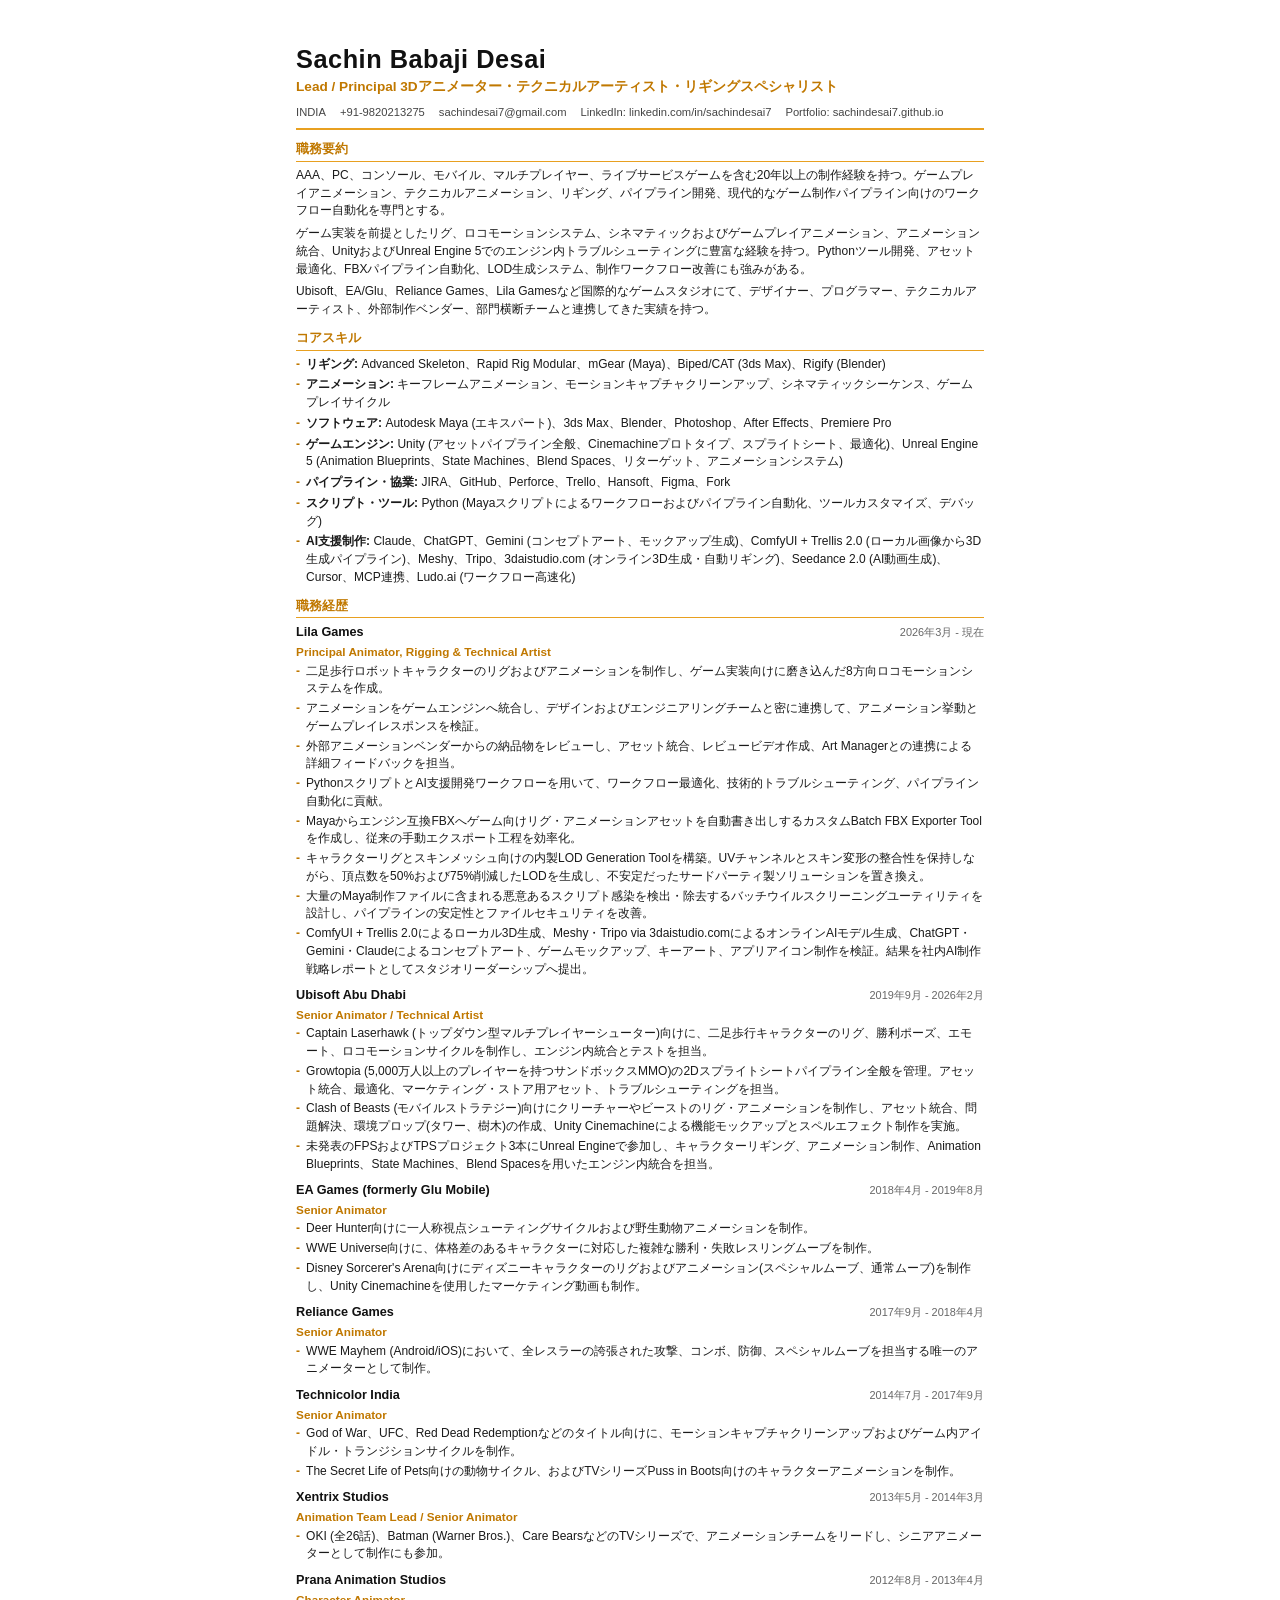
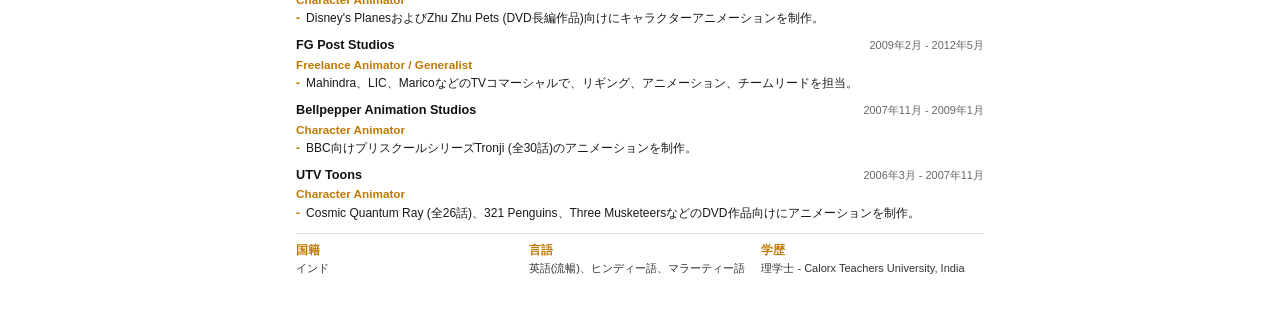
<file: files/Sachin_Desai_Resume_JA_Revised.html>
<!DOCTYPE html>
<html lang="ja">
<head>
  <meta charset="UTF-8" />
  <meta name="viewport" content="width=device-width, initial-scale=1.0" />
  <title>職務経歴書 - Sachin Babaji Desai</title>
  <style>
    @page { size: A4; margin: 10mm 13mm 12mm; }

    * { box-sizing: border-box; margin: 0; padding: 0; }

    body {
      background: #fff;
      color: #1a1a1a;
      font-family: "Yu Gothic", "Meiryo", "Hiragino Sans", "Noto Sans JP", sans-serif;
      font-size: 9pt;
      line-height: 1.48;
    }

    .page {
      max-width: 210mm;
      margin: 0 auto;
      padding: 12mm 14mm 13mm;
    }

    .resume-header {
      border-bottom: 2px solid #e8a020;
      margin-bottom: 10px;
      padding-bottom: 8px;
    }

    h1 {
      color: #111;
      font-size: 19pt;
      font-weight: 700;
      letter-spacing: 0.5px;
      line-height: 1.15;
    }

    .headline {
      color: #c07800;
      font-size: 10.2pt;
      font-weight: 700;
      margin-top: 3px;
    }

    .contact {
      color: #444;
      display: flex;
      flex-wrap: wrap;
      gap: 4px 14px;
      font-size: 8.4pt;
      margin-top: 6px;
    }

    .section { margin-top: 10px; }

    .section-title {
      border-bottom: 1px solid #e8a020;
      color: #c07800;
      font-size: 9.5pt;
      font-weight: 700;
      margin-bottom: 5px;
      padding-bottom: 2px;
    }

    p { margin-bottom: 5px; }

    ul {
      list-style: none;
      margin: 0;
      padding: 0;
    }

    li {
      margin-bottom: 2px;
      padding-left: 10px;
      position: relative;
    }

    li::before {
      color: #c07800;
      content: "-";
      font-weight: 700;
      left: 0;
      position: absolute;
    }

    .skill-list li { margin-bottom: 3px; }

    .job { margin-bottom: 8px; }

    .job-header {
      align-items: baseline;
      display: flex;
      gap: 10px;
      justify-content: space-between;
      margin-bottom: 1px;
    }

    .company {
      color: #111;
      font-size: 9.5pt;
      font-weight: 700;
    }

    .period {
      color: #666;
      flex: 0 0 auto;
      font-size: 8.2pt;
      text-align: right;
    }

    .role {
      color: #c07800;
      font-size: 8.8pt;
      font-weight: 700;
      margin-bottom: 2px;
    }

    .details {
      border-top: 1px solid #ddd;
      display: grid;
      gap: 10px;
      grid-template-columns: repeat(3, 1fr);
      margin-top: 10px;
      padding-top: 7px;
    }

    .detail-block h3 {
      color: #c07800;
      font-size: 8.7pt;
      margin-bottom: 2px;
    }

    .detail-block p {
      color: #333;
      font-size: 8.3pt;
      margin: 0;
    }

    @media print {
      body { font-size: 8.8pt; }
      .page { max-width: none; padding: 0; }
      .section { break-inside: auto; }
      .job-header, .role { break-after: avoid; }
      a { color: inherit; text-decoration: none; }
    }
  </style>
</head>
<body>
  <main class="page">
    <header class="resume-header">
      <h1>Sachin Babaji Desai</h1>
      <div class="headline">Lead / Principal 3Dアニメーター・テクニカルアーティスト・リギングスペシャリスト</div>
      <div class="contact">
        <span>INDIA</span>
        <span>+91-9820213275</span>
        <span>sachindesai7@gmail.com</span>
        <span>LinkedIn: linkedin.com/in/sachindesai7</span>
        <span>Portfolio: sachindesai7.github.io</span>
      </div>
    </header>

    <section class="section">
      <h2 class="section-title">職務要約</h2>
      <p>AAA、PC、コンソール、モバイル、マルチプレイヤー、ライブサービスゲームを含む20年以上の制作経験を持つ。ゲームプレイアニメーション、テクニカルアニメーション、リギング、パイプライン開発、現代的なゲーム制作パイプライン向けのワークフロー自動化を専門とする。</p>
      <p>ゲーム実装を前提としたリグ、ロコモーションシステム、シネマティックおよびゲームプレイアニメーション、アニメーション統合、UnityおよびUnreal Engine 5でのエンジン内トラブルシューティングに豊富な経験を持つ。Pythonツール開発、アセット最適化、FBXパイプライン自動化、LOD生成システム、制作ワークフロー改善にも強みがある。</p>
      <p>Ubisoft、EA/Glu、Reliance Games、Lila Gamesなど国際的なゲームスタジオにて、デザイナー、プログラマー、テクニカルアーティスト、外部制作ベンダー、部門横断チームと連携してきた実績を持つ。</p>
    </section>

    <section class="section">
      <h2 class="section-title">コアスキル</h2>
      <ul class="skill-list">
        <li><strong>リギング:</strong> Advanced Skeleton、Rapid Rig Modular、mGear (Maya)、Biped/CAT (3ds Max)、Rigify (Blender)</li>
        <li><strong>アニメーション:</strong> キーフレームアニメーション、モーションキャプチャクリーンアップ、シネマティックシーケンス、ゲームプレイサイクル</li>
        <li><strong>ソフトウェア:</strong> Autodesk Maya (エキスパート)、3ds Max、Blender、Photoshop、After Effects、Premiere Pro</li>
        <li><strong>ゲームエンジン:</strong> Unity (アセットパイプライン全般、Cinemachineプロトタイプ、スプライトシート、最適化)、Unreal Engine 5 (Animation Blueprints、State Machines、Blend Spaces、リターゲット、アニメーションシステム)</li>
        <li><strong>パイプライン・協業:</strong> JIRA、GitHub、Perforce、Trello、Hansoft、Figma、Fork</li>
        <li><strong>スクリプト・ツール:</strong> Python (Mayaスクリプトによるワークフローおよびパイプライン自動化、ツールカスタマイズ、デバッグ)</li>
        <li><strong>AI支援制作:</strong> Claude、ChatGPT、Gemini (コンセプトアート、モックアップ生成)、ComfyUI + Trellis 2.0 (ローカル画像から3D生成パイプライン)、Meshy、Tripo、3daistudio.com (オンライン3D生成・自動リギング)、Seedance 2.0 (AI動画生成)、Cursor、MCP連携、Ludo.ai (ワークフロー高速化)</li>
      </ul>
    </section>

    <section class="section">
      <h2 class="section-title">職務経歴</h2>

      <article class="job">
        <div class="job-header">
          <div class="company">Lila Games</div>
          <div class="period">2026年3月 - 現在</div>
        </div>
        <div class="role">Principal Animator, Rigging &amp; Technical Artist</div>
        <ul>
          <li>二足歩行ロボットキャラクターのリグおよびアニメーションを制作し、ゲーム実装向けに磨き込んだ8方向ロコモーションシステムを作成。</li>
          <li>アニメーションをゲームエンジンへ統合し、デザインおよびエンジニアリングチームと密に連携して、アニメーション挙動とゲームプレイレスポンスを検証。</li>
          <li>外部アニメーションベンダーからの納品物をレビューし、アセット統合、レビュービデオ作成、Art Managerとの連携による詳細フィードバックを担当。</li>
          <li>PythonスクリプトとAI支援開発ワークフローを用いて、ワークフロー最適化、技術的トラブルシューティング、パイプライン自動化に貢献。</li>
          <li>Mayaからエンジン互換FBXへゲーム向けリグ・アニメーションアセットを自動書き出しするカスタムBatch FBX Exporter Toolを作成し、従来の手動エクスポート工程を効率化。</li>
          <li>キャラクターリグとスキンメッシュ向けの内製LOD Generation Toolを構築。UVチャンネルとスキン変形の整合性を保持しながら、頂点数を50%および75%削減したLODを生成し、不安定だったサードパーティ製ソリューションを置き換え。</li>
          <li>大量のMaya制作ファイルに含まれる悪意あるスクリプト感染を検出・除去するバッチウイルスクリーニングユーティリティを設計し、パイプラインの安定性とファイルセキュリティを改善。</li>
          <li>ComfyUI + Trellis 2.0によるローカル3D生成、Meshy・Tripo via 3daistudio.comによるオンラインAIモデル生成、ChatGPT・Gemini・Claudeによるコンセプトアート、ゲームモックアップ、キーアート、アプリアイコン制作を検証。結果を社内AI制作戦略レポートとしてスタジオリーダーシップへ提出。</li>
        </ul>
      </article>

      <article class="job">
        <div class="job-header">
          <div class="company">Ubisoft Abu Dhabi</div>
          <div class="period">2019年9月 - 2026年2月</div>
        </div>
        <div class="role">Senior Animator / Technical Artist</div>
        <ul>
          <li>Captain Laserhawk (トップダウン型マルチプレイヤーシューター)向けに、二足歩行キャラクターのリグ、勝利ポーズ、エモート、ロコモーションサイクルを制作し、エンジン内統合とテストを担当。</li>
          <li>Growtopia (5,000万人以上のプレイヤーを持つサンドボックスMMO)の2Dスプライトシートパイプライン全般を管理。アセット統合、最適化、マーケティング・ストア用アセット、トラブルシューティングを担当。</li>
          <li>Clash of Beasts (モバイルストラテジー)向けにクリーチャーやビーストのリグ・アニメーションを制作し、アセット統合、問題解決、環境プロップ(タワー、樹木)の作成、Unity Cinemachineによる機能モックアップとスペルエフェクト制作を実施。</li>
          <li>未発表のFPSおよびTPSプロジェクト3本にUnreal Engineで参加し、キャラクターリギング、アニメーション制作、Animation Blueprints、State Machines、Blend Spacesを用いたエンジン内統合を担当。</li>
        </ul>
      </article>

      <article class="job">
        <div class="job-header">
          <div class="company">EA Games (formerly Glu Mobile)</div>
          <div class="period">2018年4月 - 2019年8月</div>
        </div>
        <div class="role">Senior Animator</div>
        <ul>
          <li>Deer Hunter向けに一人称視点シューティングサイクルおよび野生動物アニメーションを制作。</li>
          <li>WWE Universe向けに、体格差のあるキャラクターに対応した複雑な勝利・失敗レスリングムーブを制作。</li>
          <li>Disney Sorcerer's Arena向けにディズニーキャラクターのリグおよびアニメーション(スペシャルムーブ、通常ムーブ)を制作し、Unity Cinemachineを使用したマーケティング動画も制作。</li>
        </ul>
      </article>

      <article class="job">
        <div class="job-header">
          <div class="company">Reliance Games</div>
          <div class="period">2017年9月 - 2018年4月</div>
        </div>
        <div class="role">Senior Animator</div>
        <ul>
          <li>WWE Mayhem (Android/iOS)において、全レスラーの誇張された攻撃、コンボ、防御、スペシャルムーブを担当する唯一のアニメーターとして制作。</li>
        </ul>
      </article>

      <article class="job">
        <div class="job-header">
          <div class="company">Technicolor India</div>
          <div class="period">2014年7月 - 2017年9月</div>
        </div>
        <div class="role">Senior Animator</div>
        <ul>
          <li>God of War、UFC、Red Dead Redemptionなどのタイトル向けに、モーションキャプチャクリーンアップおよびゲーム内アイドル・トランジションサイクルを制作。</li>
          <li>The Secret Life of Pets向けの動物サイクル、およびTVシリーズPuss in Boots向けのキャラクターアニメーションを制作。</li>
        </ul>
      </article>

      <article class="job">
        <div class="job-header">
          <div class="company">Xentrix Studios</div>
          <div class="period">2013年5月 - 2014年3月</div>
        </div>
        <div class="role">Animation Team Lead / Senior Animator</div>
        <ul>
          <li>OKI (全26話)、Batman (Warner Bros.)、Care BearsなどのTVシリーズで、アニメーションチームをリードし、シニアアニメーターとして制作にも参加。</li>
        </ul>
      </article>

      <article class="job">
        <div class="job-header">
          <div class="company">Prana Animation Studios</div>
          <div class="period">2012年8月 - 2013年4月</div>
        </div>
        <div class="role">Character Animator</div>
        <ul>
          <li>Disney's PlanesおよびZhu Zhu Pets (DVD長編作品)向けにキャラクターアニメーションを制作。</li>
        </ul>
      </article>

      <article class="job">
        <div class="job-header">
          <div class="company">FG Post Studios</div>
          <div class="period">2009年2月 - 2012年5月</div>
        </div>
        <div class="role">Freelance Animator / Generalist</div>
        <ul>
          <li>Mahindra、LIC、MaricoなどのTVコマーシャルで、リギング、アニメーション、チームリードを担当。</li>
        </ul>
      </article>

      <article class="job">
        <div class="job-header">
          <div class="company">Bellpepper Animation Studios</div>
          <div class="period">2007年11月 - 2009年1月</div>
        </div>
        <div class="role">Character Animator</div>
        <ul>
          <li>BBC向けプリスクールシリーズTronji (全30話)のアニメーションを制作。</li>
        </ul>
      </article>

      <article class="job">
        <div class="job-header">
          <div class="company">UTV Toons</div>
          <div class="period">2006年3月 - 2007年11月</div>
        </div>
        <div class="role">Character Animator</div>
        <ul>
          <li>Cosmic Quantum Ray (全26話)、321 Penguins、Three MusketeersなどのDVD作品向けにアニメーションを制作。</li>
        </ul>
      </article>
    </section>

    <section class="details" aria-label="Personal details">
      <div class="detail-block">
        <h3>国籍</h3>
        <p>インド</p>
      </div>
      <div class="detail-block">
        <h3>言語</h3>
        <p>英語(流暢)、ヒンディー語、マラーティー語</p>
      </div>
      <div class="detail-block">
        <h3>学歴</h3>
        <p>理学士 - Calorx Teachers University, India</p>
      </div>
    </section>
  </main>
</body>
</html>
</file>
<file: style.css>
@import url('https://fonts.googleapis.com/css2?family=Bebas+Neue&family=Rajdhani:wght@400;600;700&display=swap');

* {
  margin: 0;
  padding: 0;
  box-sizing: border-box;
}

:root {
  --bg: #111;
  --bg2: #1a1a1a;
  --accent: #e8a020;
  --accent2: #00b4d8;
  --text: #e0e0e0;
  --muted: #888;
  --border: #2a2a2a;
}

body {
  background: var(--bg);
  color: var(--text);
  font-family: 'Rajdhani', 'Segoe UI', Arial, sans-serif;
  min-height: 100vh;
}

/* ── NAV ── */
nav {
  background: #0d0d0d;
  border-bottom: 2px solid var(--accent);
  position: sticky;
  top: 0;
  z-index: 100;
  display: flex;
  align-items: center;
  justify-content: space-between;
  padding: 0 2rem;
  height: 60px;
}

nav::after {
  content: '';
  position: absolute;
  bottom: -5px;
  left: 0;
  right: 0;
  height: 2px;
  background: rgba(0, 180, 216, 0.45);
  pointer-events: none;
}

.nav-brand {
  display: flex;
  align-items: center;
  gap: 0.75rem;
  text-decoration: none;
  min-width: 0;
}

.nav-brand > div {
  min-width: 0;
}

.nav-brand img {
  width: 38px;
  height: 38px;
  border-radius: 50%;
  object-fit: cover;
  border: 2px solid var(--accent);
}

.nav-brand span {
  color: var(--text);
  font-weight: 600;
  font-size: 1rem;
  letter-spacing: 0.5px;
}

.nav-brand small {
  max-width: 340px;
  line-height: 1.05;
  white-space: normal;
}

.nav-links {
  display: flex;
  gap: 0.25rem;
  list-style: none;
}

.nav-links a {
  color: var(--muted);
  text-decoration: none;
  font-size: 0.88rem;
  padding: 0.45rem 0.85rem;
  border-radius: 4px;
  border-bottom: 2px solid transparent;
  transition: color 0.2s, background 0.2s, border-bottom-color 0.2s;
  letter-spacing: 0.3px;
}

.nav-links a:hover,
.nav-links a.active {
  color: var(--accent);
  background: rgba(232, 160, 32, 0.08);
  border-bottom-color: var(--accent2);
}

.hamburger {
  display: none;
  flex-direction: column;
  gap: 5px;
  cursor: pointer;
  padding: 4px;
}

.hamburger span {
  display: block;
  width: 24px;
  height: 2px;
  background: var(--text);
  border-radius: 2px;
  transition: 0.3s;
}

/* ── HERO ── */
.hero {
  text-align: center;
  padding: 4rem 2rem 3rem;
  background: linear-gradient(180deg, #0d0d0d 0%, var(--bg) 100%);
  border-bottom: 1px solid var(--border);
}

.hero h1 {
  font-size: 2.2rem;
  font-weight: 700;
  color: #fff;
  letter-spacing: 1px;
}

.hero p {
  color: var(--accent);
  font-size: 1rem;
  margin-top: 0.5rem;
  letter-spacing: 2px;
  text-transform: uppercase;
  font-weight: 500;
}

/* ── PAGE TITLE ── */
.page-header {
  padding: 2.5rem 2rem 1.5rem;
  border-bottom: 1px solid var(--border);
  background: var(--bg2);
}

.page-header h2 {
  font-size: 1.5rem;
  font-weight: 600;
  color: #fff;
}

.page-header p {
  color: var(--muted);
  margin-top: 0.3rem;
  font-size: 0.9rem;
}

/* ── GRID ── */
.grid {
  display: grid;
  grid-template-columns: repeat(auto-fill, minmax(300px, 1fr));
  gap: 1.5rem;
  padding: 2rem;
  max-width: 1200px;
  margin: 0 auto;
}

/* ── CARD ── */
.card {
  background: var(--bg2);
  border: 1px solid var(--border);
  border-radius: 8px;
  overflow: hidden;
  transition: transform 0.2s, border-color 0.2s;
  cursor: pointer;
}

.card:hover {
  transform: translateY(-4px);
  border-color: var(--accent);
}

.card-thumb {
  width: 100%;
  aspect-ratio: 16/9;
  background: #222;
  overflow: hidden;
  position: relative;
}

.card-thumb img {
  width: 100%;
  height: 100%;
  object-fit: cover;
  transition: transform 0.3s;
}

.card:hover .card-thumb img {
  transform: scale(1.04);
}

.card-thumb .placeholder {
  width: 100%;
  height: 100%;
  display: flex;
  align-items: center;
  justify-content: center;
  color: #333;
  font-size: 2.5rem;
}

.card-body {
  padding: 1rem 1.2rem 1.2rem;
}

.card-body h3 {
  font-size: 1rem;
  font-weight: 600;
  color: #fff;
  margin-bottom: 0.4rem;
}

.tags {
  display: flex;
  flex-wrap: wrap;
  gap: 0.4rem;
  margin-top: 0.5rem;
}

.tag {
  background: rgba(232, 160, 32, 0.12);
  color: var(--accent);
  font-size: 0.72rem;
  padding: 0.2rem 0.55rem;
  border-radius: 3px;
  letter-spacing: 0.3px;
  font-weight: 500;
}

/* ── ABOUT PAGE ── */
.about-wrap {
  max-width: 780px;
  margin: 3rem auto;
  padding: 0 2rem;
}

.about-wrap h2 {
  font-size: 1.6rem;
  color: #fff;
  margin-bottom: 1.2rem;
}

.about-wrap p {
  color: var(--muted);
  line-height: 1.8;
  margin-bottom: 1rem;
  font-size: 0.95rem;
}

.contact-list {
  list-style: none;
  margin: 2rem 0;
  display: flex;
  flex-direction: column;
  gap: 0.9rem;
}

.contact-list li {
  display: flex;
  align-items: center;
  gap: 0.75rem;
  color: var(--text);
  font-size: 0.95rem;
}

.contact-list li span.icon {
  font-size: 1.2rem;
  width: 24px;
  text-align: center;
}

.contact-list a {
  color: var(--accent);
  text-decoration: none;
}

.contact-list a:hover {
  text-decoration: underline;
}

.btn-row {
  display: flex;
  gap: 1rem;
  flex-wrap: wrap;
  margin-top: 2rem;
}

.about-text .btn-row {
  display: none !important;
}

.btn {
  display: inline-flex;
  align-items: center;
  gap: 0.5rem;
  padding: 0.65rem 1.4rem;
  border-radius: 5px;
  font-size: 0.88rem;
  font-weight: 600;
  text-decoration: none;
  transition: opacity 0.2s, transform 0.2s;
  letter-spacing: 0.3px;
}

.btn:hover {
  opacity: 0.85;
  transform: translateY(-2px);
}

.btn-primary {
  background: var(--accent);
  color: #111;
}

.btn-outline {
  background: transparent;
  color: var(--accent);
  border: 1px solid var(--accent);
}

/* ── FOOTER ── */
footer {
  text-align: center;
  padding: 2rem;
  color: var(--muted);
  font-size: 0.8rem;
  border-top: 1px solid var(--border);
  margin-top: 4rem;
}

footer a {
  color: var(--accent);
  text-decoration: none;
}

/* ── MOBILE VIDEO FIX ── */
@media (max-width: 768px) {
  .project-video {
    width: 100% !important;
    flex: none !important;
    min-height: 200px;
  }
  .nav-links {
    display: none;
    position: absolute;
    top: 60px;
    left: 0;
    right: 0;
    background: #0d0d0d;
    flex-direction: column;
    padding: 1rem;
    border-bottom: 1px solid var(--border);
    gap: 0;
  }
  .nav-links.open {
    display: flex;
  }
  .nav-links a {
    padding: 0.75rem 1rem;
    font-size: 0.95rem;
  }
  .hamburger {
    display: flex;
  }
  /* Simpler nav menu on mobile */
  .nav-links a.active {
    background: transparent !important;
  }
}

/* ── RESPONSIVE ── */
@media (max-width: 640px) {
  .nav-links {
    display: none;
    position: absolute;
    top: 60px;
    left: 0;
    right: 0;
    background: #0d0d0d;
    flex-direction: column;
    padding: 1rem;
    border-bottom: 1px solid var(--border);
    gap: 0;
  }

  .nav-links.open {
    display: flex;
  }

  .nav-links a {
    padding: 0.75rem 1rem;
    font-size: 0.95rem;
  }

  .hamburger {
    display: flex;
  }

  .nav-brand small {
    max-width: 48vw;
  }

  .hero h1 {
    font-size: 1.6rem;
  }

  .grid {
    grid-template-columns: 1fr;
    padding: 1rem;
  }
}

/* ══════════════════════════════════════
   CYBERPUNK PANEL STYLES
   ══════════════════════════════════════ */

/* ── ROW ALTERNATING BACKGROUNDS ── */
.project-row.row-odd {
  background: #110e08;
  border-left: 3px solid rgba(232, 160, 32, 0.5);
  padding-top: 1.5rem;
  padding-bottom: 1.5rem;
  border-radius: 2px;
}

.project-row.row-even {
  background: #080d11;
  border-left: 3px solid rgba(0, 180, 216, 0.4);
  padding-top: 1.5rem;
  padding-bottom: 1.5rem;
  border-radius: 2px;
}

.project-row.row-odd::after,
.project-row.row-even::after {
  content: '';
  position: absolute;
  inset: 0;
  pointer-events: none;
  border-radius: 2px;
}

.project-row.row-odd  { position: relative; }
.project-row.row-even { position: relative; }

.project-row.row-odd::after {
  background: radial-gradient(ellipse at 80% 50%, rgba(232, 160, 32, 0.04) 0%, transparent 60%);
}

.project-row.row-even::after {
  background: radial-gradient(ellipse at 20% 50%, rgba(0, 180, 216, 0.04) 0%, transparent 60%);
}

/* ── VIDEO PANEL — COMIC BORDERS ── */
.project-video {
  border: 2px solid var(--accent) !important;
  border-radius: 0 !important;
  box-shadow: 5px 5px 0 #1a1508 !important;
}

.project-row.row-even .project-video {
  border-color: var(--accent2) !important;
  box-shadow: 5px 5px 0 #080d14 !important;
}

.project-video::before {
  content: '';
  position: absolute;
  top: 0;
  right: 0;
  width: 0;
  height: 0;
  border-style: solid;
  border-width: 0 18px 18px 0;
  border-color: transparent var(--accent) transparent transparent;
  z-index: 2;
}

.project-row.row-even .project-video::before {
  border-color: transparent var(--accent2) transparent transparent;
}

/* ── PLAY BUTTON — CHAMFERED ── */
.play-btn {
  border-radius: 0 !important;
  border: 2px solid var(--accent) !important;
  clip-path: polygon(0 0, 90% 0, 100% 10%, 100% 100%, 10% 100%, 0 90%) !important;
  width: 50px !important;
  height: 50px !important;
  background: rgba(0, 0, 0, 0.75) !important;
}

.play-btn::after {
  border-color: transparent transparent transparent var(--accent) !important;
  border-width: 8px 0 8px 15px !important;
}

.project-video:hover .play-btn {
  background: rgba(232, 160, 32, 0.2) !important;
  transform: translate(-50%, -50%) scale(1.05) !important;
}

.project-row.row-even .play-btn {
  border-color: var(--accent2) !important;
}

.project-row.row-even .play-btn::after {
  border-color: transparent transparent transparent var(--accent2) !important;
}

.project-row.row-even .project-video:hover .play-btn {
  background: rgba(0, 180, 216, 0.2) !important;
}

/* ── TYPOGRAPHY ── */
.project-info h3 {
  font-family: 'Bebas Neue', sans-serif !important;
  letter-spacing: 2px !important;
  font-weight: 400 !important;
  font-size: 1.7rem !important;
}

.project-info h3 span {
  font-family: 'Rajdhani', sans-serif !important;
  color: var(--accent) !important;
  letter-spacing: 1.5px !important;
  text-transform: uppercase !important;
  font-size: 0.72rem !important;
  display: block !important;
  margin-top: 3px !important;
  font-weight: 600 !important;
}

.project-row.row-even .project-info h3 span {
  color: var(--accent2) !important;
}

/* ── CUSTOM BULLETS ── */
.project-info ul {
  list-style: none !important;
  padding-left: 1.2rem !important;
}

.project-info ul li {
  position: relative;
}

.project-info ul li::before {
  content: '▸';
  position: absolute;
  left: -1rem;
  color: var(--accent);
  font-size: 0.8rem;
  line-height: inherit;
}

.project-row.row-even .project-info ul li::before {
  color: var(--accent2);
}

/* ── NAV BRAND SUBTITLE ── */
.nav-brand-subtitle {
  color: #4a8fa0 !important;
}

/* ── LANGUAGE SWITCHER ── */
.lang-switcher {
  display: flex;
  align-items: center;
  gap: 0;
  margin-left: 0.75rem;
  flex-shrink: 0;
}

.lang-btn {
  background: none;
  border: none;
  color: rgba(255, 255, 255, 0.38);
  cursor: pointer;
  font-family: 'Rajdhani', inherit;
  font-size: 0.78rem;
  font-weight: 600;
  letter-spacing: 0.5px;
  padding: 0.15rem 0.35rem;
  transition: color 0.18s;
  line-height: 1;
}

.lang-btn:hover {
  color: rgba(255, 255, 255, 0.75);
}

.lang-btn--active {
  color: #fff;
  font-weight: 700;
}

.lang-sep {
  color: rgba(255, 255, 255, 0.2);
  font-size: 0.72rem;
  line-height: 1;
  user-select: none;
  pointer-events: none;
}

@media (max-width: 640px) {
  .lang-switcher {
    margin-left: 0.4rem;
  }
  .lang-btn {
    font-size: 0.72rem;
    padding: 0.15rem 0.28rem;
  }
}

@media (max-width: 480px) {
  .nav-brand small {
    display: none !important;
  }
}

/* ── IMAGE GALLERY — SECTION COLOR MATCH (AI Pipeline) ── */
.image-gallery.row-odd {
  background: #110e08;
  border-left: 3px solid rgba(232, 160, 32, 0.5);
  padding-top: 0.5rem;
  padding-bottom: 1.5rem;
}

.image-gallery.row-even {
  background: #080d11;
  border-left: 3px solid rgba(0, 180, 216, 0.4);
  padding-top: 0.5rem;
  padding-bottom: 1.5rem;
}

/* Close gap between project-row and following image-gallery */
.project-row.row-odd.has-gallery,
.project-row.row-even.has-gallery {
  margin-bottom: 0 !important;
  padding-bottom: 0 !important;
}

/* Style-section-heading matches section color */
.style-section-heading.row-even h3 {
  color: var(--accent2) !important;
  border-left-color: var(--accent2) !important;
}
</file>
